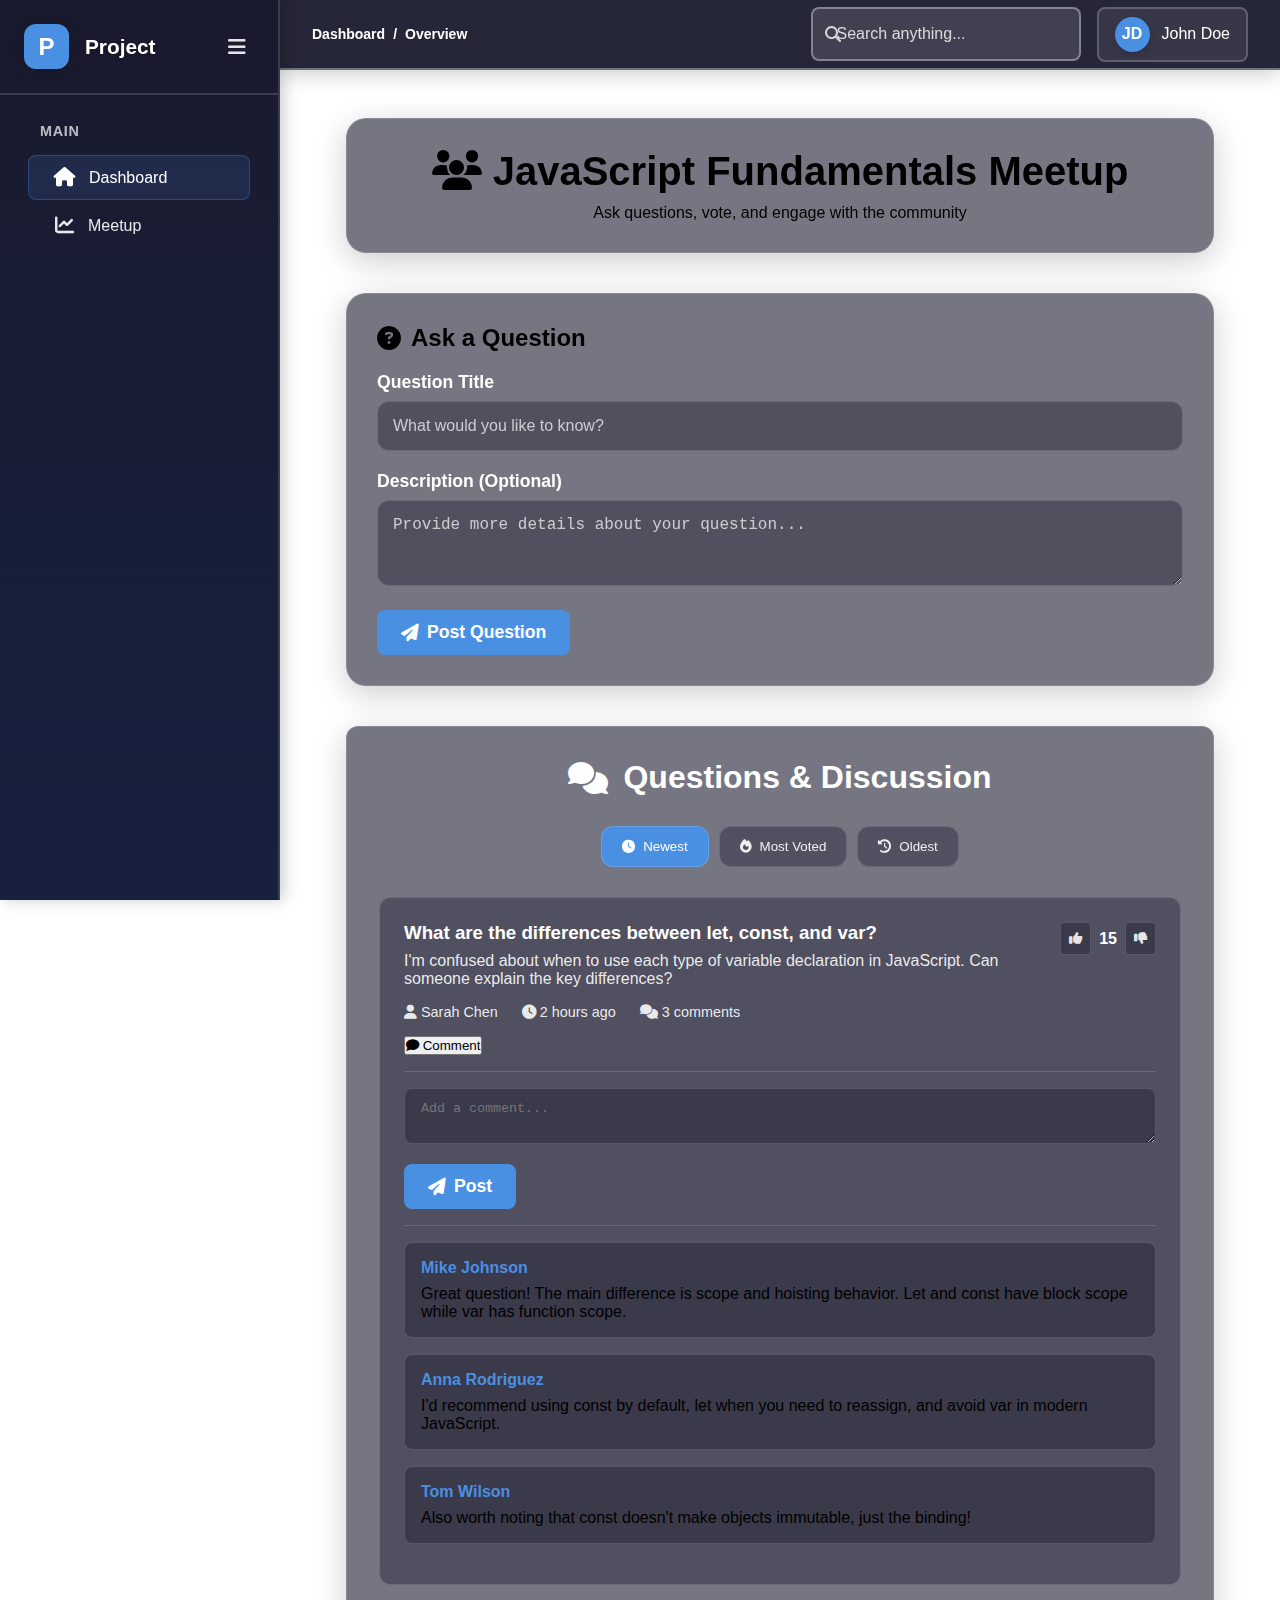
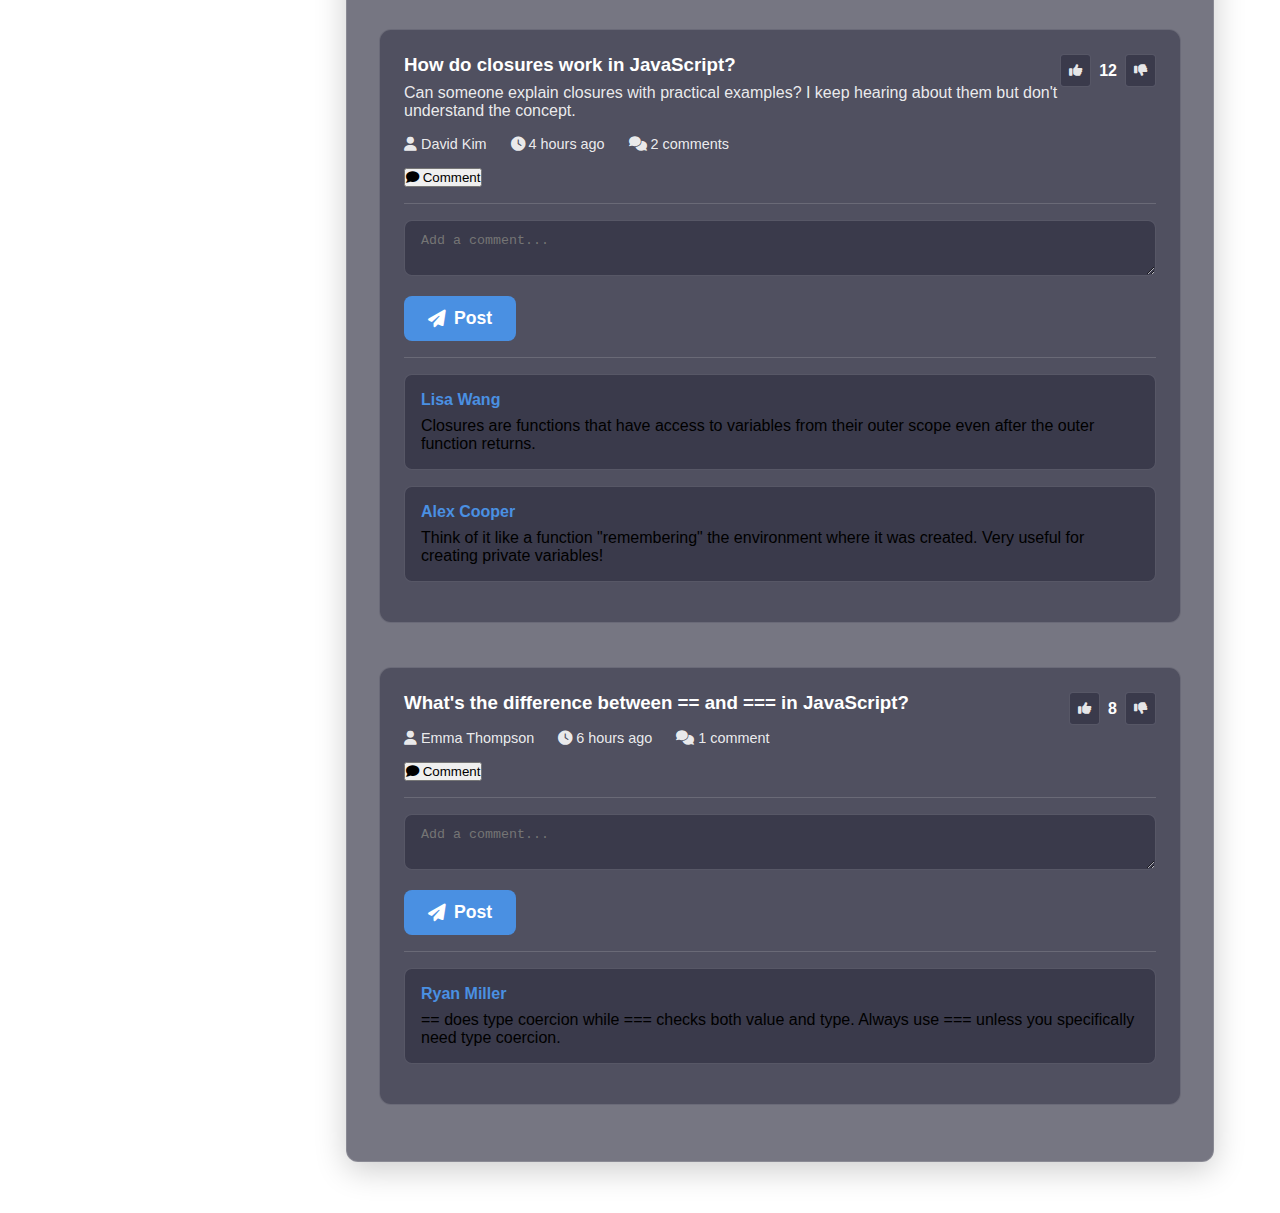
<file: index.html>
<!DOCTYPE html>
<html lang="en">
  <head>
    <meta charset="UTF-8" />
    <meta name="viewport" content="width=device-width, initial-scale=1.0" />
    <title>JavaScript Fundamentals Meetup - Questions</title>
    <link
      rel="stylesheet"
      href="https://cdnjs.cloudflare.com/ajax/libs/font-awesome/6.4.0/css/all.min.css"
    />
    <link rel="stylesheet" href="css/index.css" />
    <link rel="stylesheet" href="css/nav.css" />
  </head>
  <body>
    <nav class="sidebar" id="sidebar">
      <div class="sidebar-header">
        <div class="logo">P</div>
        <span class="logo-text">Project</span>
        <button class="sidebar-toggle" onclick="toggleSidebar()">
          <i class="fas fa-bars"></i>
        </button>
      </div>

      <div class="sidebar-nav">
        <div class="nav-section">
          <div class="nav-section-title">Main</div>
          <a href="userprofile.html" class="nav-item active">
            <i class="fas fa-home nav-icon"></i>
            <span class="nav-text">Dashboard</span>
          </a>
          <a href="index.html" class="nav-item">
            <i class="fas fa-chart-line nav-icon"></i>
            <span class="nav-text">Meetup</span>
          </a>
        </div>
      </div>
    </nav>

    <!-- Header -->
    <header class="header" id="header">
      <div class="header-left">
        <nav class="breadcrumb">
          <span>Dashboard</span>
          <span class="breadcrumb-separator">/</span>
          <span>Overview</span>
        </nav>
      </div>

      <div class="header-right">
        <div class="search-box">
          <i class="fas fa-search search-icon"></i>
          <input
            type="text"
            class="search-input"
            placeholder="Search anything..."
          />
        </div>

        <div class="user-profile">
          <div class="user-avatar">JD</div>
          <span>John Doe</span>
        </div>
      </div>
    </header>

    <!-- Main Content Area -->
    <main class="main-content" id="mainContent">
      <div class="container">
        <header class="sub-header">
          <h1><i class="fas fa-users"></i> JavaScript Fundamentals Meetup</h1>
          <p>Ask questions, vote, and engage with the community</p>
        </header>

        <!-- Question Form -->
        <div class="question-form">
          <h2><i class="fas fa-question-circle"></i> Ask a Question</h2>
          <form id="questionForm">
            <div class="form-group">
              <label for="questionTitle">Question Title</label>
              <input
                type="text"
                id="questionTitle"
                placeholder="What would you like to know?"
                required
              />
            </div>
            <div class="form-group">
              <label for="questionDescription">Description (Optional)</label>
              <textarea
                id="questionDescription"
                rows="3"
                placeholder="Provide more details about your question..."
              ></textarea>
            </div>
            <button type="submit" class="btn">
              <i class="fas fa-paper-plane"></i>
              Post Question
            </button>
          </form>
        </div>

        <!-- Questions Section -->
        <div class="questions-section">
          <h2 class="section-title">
            <i class="fas fa-comments"></i>
            Questions & Discussion
          </h2>

          <div class="sort-controls">
            <button class="sort-btn active">
              <i class="fas fa-clock"></i> Newest
            </button>
            <button class="sort-btn">
              <i class="fas fa-fire"></i> Most Voted
            </button>
            <button class="sort-btn">
              <i class="fas fa-history"></i> Oldest
            </button>
          </div>

          <div class="questions-list">
            <!-- Question 1 -->
            <div class="question-card">
              <div class="question-header">
                <div class="question-content">
                  <h3>What are the differences between let, const, and var?</h3>
                  <p>
                    I'm confused about when to use each type of variable
                    declaration in JavaScript. Can someone explain the key
                    differences?
                  </p>
                  <div class="question-meta">
                    <span><i class="fas fa-user"></i> Sarah Chen</span>
                    <span><i class="fas fa-clock"></i> 2 hours ago</span>
                    <span><i class="fas fa-comments"></i> 3 comments</span>
                  </div>
                </div>
                <div class="voting-section">
                  <button class="vote-btn" onclick="toggleLike(this)">
                    <i class="fas fa-thumbs-up"></i>
                  </button>
                  <span class="vote-count">15</span>
                  <button class="vote-btn" onclick="toggleDislike(this)">
                    <i class="fas fa-thumbs-down"></i>
                  </button>
                </div>
              </div>

              <div class="question-actions">
                <button class="action-btn" onclick="toggleComments(this)">
                  <i class="fas fa-comment"></i>
                  Comment
                </button>
              </div>

              <div class="comment-form">
                <textarea
                  class="comment-input"
                  placeholder="Add a comment..."
                  rows="2"
                ></textarea>
                <button class="btn">
                  <i class="fas fa-paper-plane"></i>
                  Post
                </button>
              </div>

              <div class="comments-section">
                <div class="comment">
                  <div class="comment-author">Mike Johnson</div>
                  <div>
                    Great question! The main difference is scope and hoisting
                    behavior. Let and const have block scope while var has
                    function scope.
                  </div>
                </div>
                <div class="comment">
                  <div class="comment-author">Anna Rodriguez</div>
                  <div>
                    I'd recommend using const by default, let when you need to
                    reassign, and avoid var in modern JavaScript.
                  </div>
                </div>
                <div class="comment">
                  <div class="comment-author">Tom Wilson</div>
                  <div>
                    Also worth noting that const doesn't make objects immutable,
                    just the binding!
                  </div>
                </div>
              </div>
            </div>

            <!-- Question 2 -->
            <div class="question-card">
              <div class="question-header">
                <div class="question-content">
                  <h3>How do closures work in JavaScript?</h3>
                  <p>
                    Can someone explain closures with practical examples? I keep
                    hearing about them but don't understand the concept.
                  </p>
                  <div class="question-meta">
                    <span><i class="fas fa-user"></i> David Kim</span>
                    <span><i class="fas fa-clock"></i> 4 hours ago</span>
                    <span><i class="fas fa-comments"></i> 2 comments</span>
                  </div>
                </div>
                <div class="voting-section">
                  <button class="vote-btn" onclick="toggleLike(this)">
                    <i class="fas fa-thumbs-up"></i>
                  </button>
                  <span class="vote-count">12</span>
                  <button class="vote-btn" onclick="toggleDislike(this)">
                    <i class="fas fa-thumbs-down"></i>
                  </button>
                </div>
              </div>

              <div class="question-actions">
                <button class="action-btn" onclick="toggleComments(this)">
                  <i class="fas fa-comment"></i>
                  Comment
                </button>
              </div>

              <div class="comment-form">
                <textarea
                  class="comment-input"
                  placeholder="Add a comment..."
                  rows="2"
                ></textarea>
                <button class="btn">
                  <i class="fas fa-paper-plane"></i>
                  Post
                </button>
              </div>

              <div class="comments-section">
                <div class="comment">
                  <div class="comment-author">Lisa Wang</div>
                  <div>
                    Closures are functions that have access to variables from
                    their outer scope even after the outer function returns.
                  </div>
                </div>
                <div class="comment">
                  <div class="comment-author">Alex Cooper</div>
                  <div>
                    Think of it like a function "remembering" the environment
                    where it was created. Very useful for creating private
                    variables!
                  </div>
                </div>
              </div>
            </div>

            <!-- Question 3 -->
            <div class="question-card">
              <div class="question-header">
                <div class="question-content">
                  <h3>
                    What's the difference between == and === in JavaScript?
                  </h3>
                  <div class="question-meta">
                    <span><i class="fas fa-user"></i> Emma Thompson</span>
                    <span><i class="fas fa-clock"></i> 6 hours ago</span>
                    <span><i class="fas fa-comments"></i> 1 comment</span>
                  </div>
                </div>
                <div class="voting-section">
                  <button class="vote-btn" onclick="toggleLike(this)">
                    <i class="fas fa-thumbs-up"></i>
                  </button>
                  <span class="vote-count">8</span>
                  <button class="vote-btn" onclick="toggleDislike(this)">
                    <i class="fas fa-thumbs-down"></i>
                  </button>
                </div>
              </div>

              <div class="question-actions">
                <button class="action-btn" onclick="toggleComments(this)">
                  <i class="fas fa-comment"></i>
                  Comment
                </button>
              </div>

              <div class="comment-form">
                <textarea
                  class="comment-input"
                  placeholder="Add a comment..."
                  rows="2"
                ></textarea>
                <button class="btn">
                  <i class="fas fa-paper-plane"></i>
                  Post
                </button>
              </div>

              <div class="comments-section">
                <div class="comment">
                  <div class="comment-author">Ryan Miller</div>
                  <div>
                    == does type coercion while === checks both value and type.
                    Always use === unless you specifically need type coercion.
                  </div>
                </div>
              </div>
            </div>
          </div>
        </div>
      </div>
    </main>
    <script src="js/nav.js"></script>
    <script src="js/index.js"></script>
  </body>
</html>
</file>
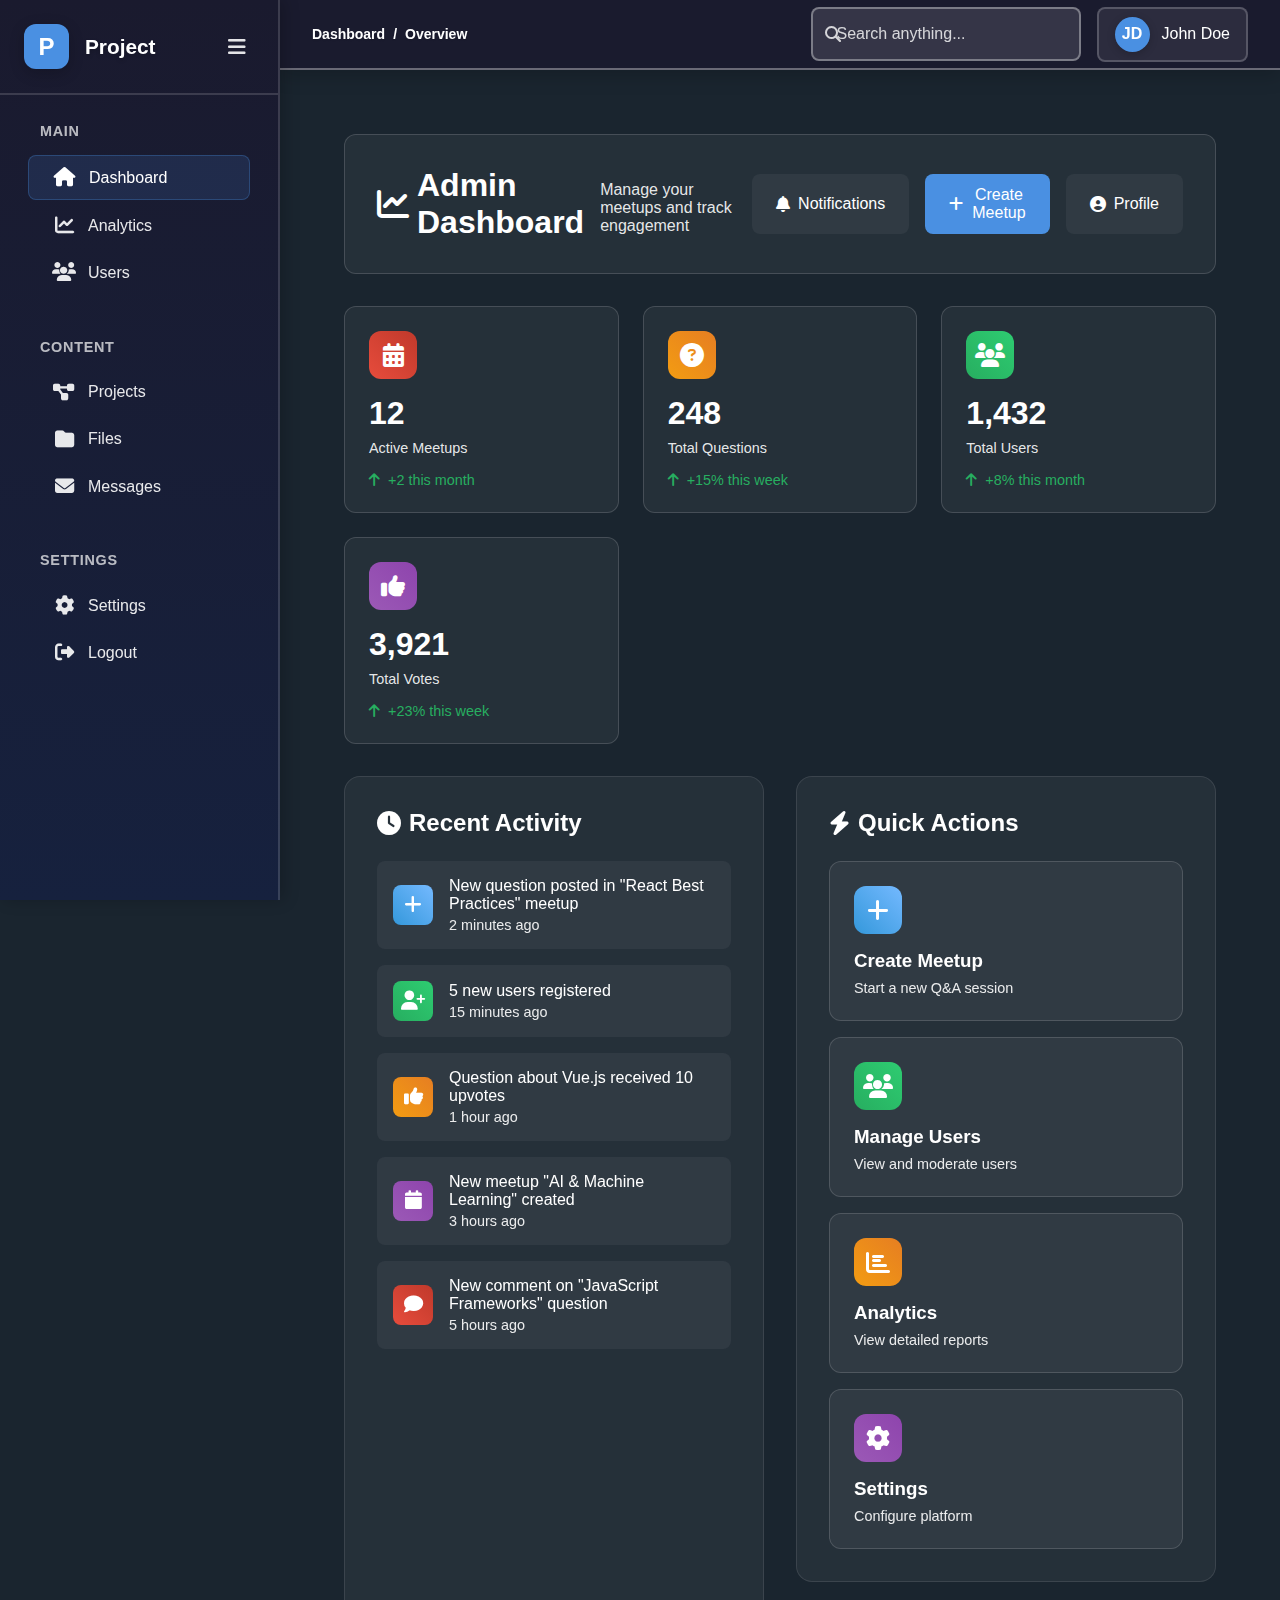
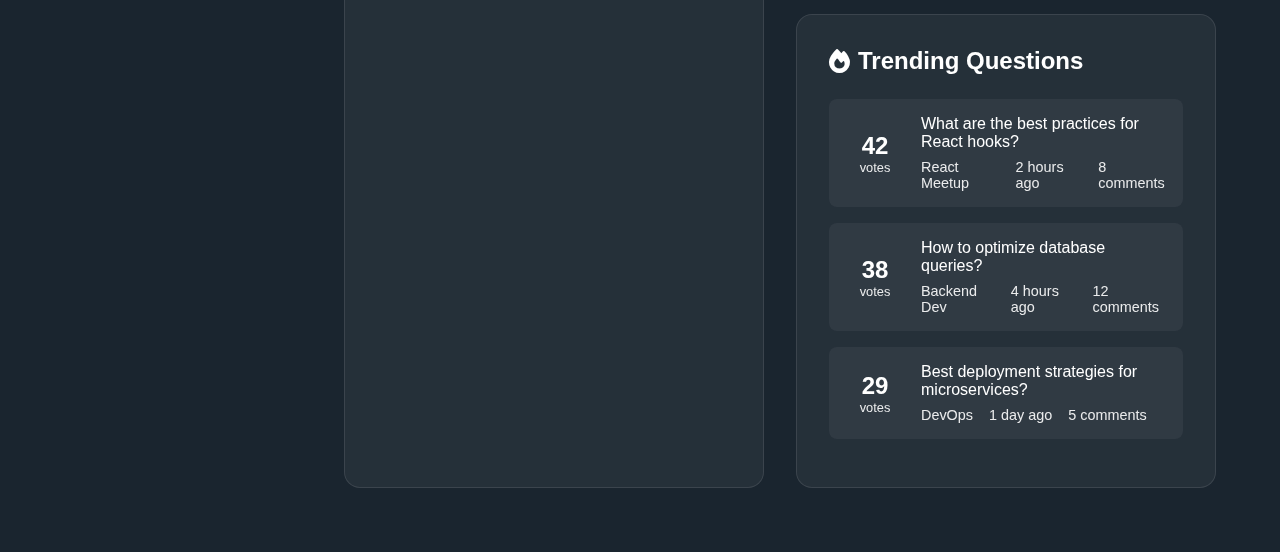
<file: admin/index.html>
<!DOCTYPE html>
<html lang="en">
  <head>
    <meta charset="UTF-8" />
    <meta name="viewport" content="width=device-width, initial-scale=1.0" />
    <title>Meetup Admin Dashboard</title>
    <link
      rel="stylesheet"
      href="https://cdnjs.cloudflare.com/ajax/libs/font-awesome/6.4.0/css/all.min.css"
    />
    <link rel="stylesheet" href="../css/adminindex.css" />
    <link rel="stylesheet" href="../css/nav.css" />
  </head>
  <body>
    <!-- Sidebar -->
    <nav class="sidebar" id="sidebar">
      <div class="sidebar-header">
        <div class="logo">P</div>
        <span class="logo-text">Project</span>
        <button class="sidebar-toggle" onclick="toggleSidebar()">
          <i class="fas fa-bars"></i>
        </button>
      </div>

      <div class="sidebar-nav">
        <div class="nav-section">
          <div class="nav-section-title">Main</div>
          <a href="#" class="nav-item active">
            <i class="fas fa-home nav-icon"></i>
            <span class="nav-text">Dashboard</span>
          </a>
          <a href="#" class="nav-item">
            <i class="fas fa-chart-line nav-icon"></i>
            <span class="nav-text">Analytics</span>
          </a>
          <a href="#" class="nav-item">
            <i class="fas fa-users nav-icon"></i>
            <span class="nav-text">Users</span>
          </a>
        </div>

        <div class="nav-section">
          <div class="nav-section-title">Content</div>
          <a href="#" class="nav-item">
            <i class="fas fa-project-diagram nav-icon"></i>
            <span class="nav-text">Projects</span>
          </a>
          <a href="#" class="nav-item">
            <i class="fas fa-folder nav-icon"></i>
            <span class="nav-text">Files</span>
          </a>
          <a href="#" class="nav-item">
            <i class="fas fa-envelope nav-icon"></i>
            <span class="nav-text">Messages</span>
          </a>
        </div>

        <div class="nav-section">
          <div class="nav-section-title">Settings</div>
          <a href="#" class="nav-item">
            <i class="fas fa-cog nav-icon"></i>
            <span class="nav-text">Settings</span>
          </a>
          <a href="#" class="nav-item">
            <i class="fas fa-sign-out-alt nav-icon"></i>
            <span class="nav-text">Logout</span>
          </a>
        </div>
      </div>
    </nav>

    <!-- Header -->
    <header class="header" id="header">
      <div class="header-left">
        <nav class="breadcrumb">
          <span>Dashboard</span>
          <span class="breadcrumb-separator">/</span>
          <span>Overview</span>
        </nav>
      </div>

      <div class="header-right">
        <div class="search-box">
          <i class="fas fa-search search-icon"></i>
          <input
            type="text"
            class="search-input"
            placeholder="Search anything..."
          />
        </div>

        <div class="user-profile">
          <div class="user-avatar">JD</div>
          <span>John Doe</span>
        </div>
      </div>
    </header>

    <!-- Main Content Area -->
    <main class="main-content" id="mainContent">
      <div class="dashboard-container">
        <!-- Header -->
        <div class="dashboard-header">
          <div class="header-left">
            <h1><i class="fas fa-chart-line"></i> Admin Dashboard</h1>
            <p>Manage your meetups and track engagement</p>
          </div>
          <div class="header-actions">
            <button class="btn">
              <i class="fas fa-bell"></i>
              Notifications
            </button>
            <button class="btn btn-primary">
              <i class="fas fa-plus"></i>
              Create Meetup
            </button>
            <button class="btn">
              <i class="fas fa-user-circle"></i>
              Profile
            </button>
          </div>
        </div>

        <!-- Stats Grid -->
        <div class="stats-grid">
          <div class="stat-card">
            <div class="stat-header">
              <div
                class="stat-icon"
                style="background: linear-gradient(45deg, #e74c3c, #c0392b)"
              >
                <i class="fas fa-calendar-alt"></i>
              </div>
            </div>
            <div class="stat-value">12</div>
            <div class="stat-label">Active Meetups</div>
            <div class="stat-change positive">
              <i class="fas fa-arrow-up"></i>
              <span>+2 this month</span>
            </div>
          </div>

          <div class="stat-card">
            <div class="stat-header">
              <div
                class="stat-icon"
                style="background: linear-gradient(45deg, #f39c12, #e67e22)"
              >
                <i class="fas fa-question-circle"></i>
              </div>
            </div>
            <div class="stat-value">248</div>
            <div class="stat-label">Total Questions</div>
            <div class="stat-change positive">
              <i class="fas fa-arrow-up"></i>
              <span>+15% this week</span>
            </div>
          </div>

          <div class="stat-card">
            <div class="stat-header">
              <div
                class="stat-icon"
                style="background: linear-gradient(45deg, #27ae60, #2ecc71)"
              >
                <i class="fas fa-users"></i>
              </div>
            </div>
            <div class="stat-value">1,432</div>
            <div class="stat-label">Total Users</div>
            <div class="stat-change positive">
              <i class="fas fa-arrow-up"></i>
              <span>+8% this month</span>
            </div>
          </div>

          <div class="stat-card">
            <div class="stat-header">
              <div
                class="stat-icon"
                style="background: linear-gradient(45deg, #9b59b6, #8e44ad)"
              >
                <i class="fas fa-thumbs-up"></i>
              </div>
            </div>
            <div class="stat-value">3,921</div>
            <div class="stat-label">Total Votes</div>
            <div class="stat-change positive">
              <i class="fas fa-arrow-up"></i>
              <span>+23% this week</span>
            </div>
          </div>
        </div>

        <!-- Main Content Grid -->
        <div class="main-grid">
          <!-- Recent Activity -->
          <div class="content-card">
            <div class="card-header">
              <h2 class="card-title">
                <i class="fas fa-clock"></i>
                Recent Activity
              </h2>
            </div>

            <div class="activity-item">
              <div
                class="activity-icon"
                style="background: linear-gradient(45deg, #3498db, #74b9ff)"
              >
                <i class="fas fa-plus"></i>
              </div>
              <div class="activity-content">
                <div class="activity-text">
                  New question posted in "React Best Practices" meetup
                </div>
                <div class="activity-time">2 minutes ago</div>
              </div>
            </div>

            <div class="activity-item">
              <div
                class="activity-icon"
                style="background: linear-gradient(45deg, #27ae60, #2ecc71)"
              >
                <i class="fas fa-user-plus"></i>
              </div>
              <div class="activity-content">
                <div class="activity-text">5 new users registered</div>
                <div class="activity-time">15 minutes ago</div>
              </div>
            </div>

            <div class="activity-item">
              <div
                class="activity-icon"
                style="background: linear-gradient(45deg, #f39c12, #e67e22)"
              >
                <i class="fas fa-thumbs-up"></i>
              </div>
              <div class="activity-content">
                <div class="activity-text">
                  Question about Vue.js received 10 upvotes
                </div>
                <div class="activity-time">1 hour ago</div>
              </div>
            </div>

            <div class="activity-item">
              <div
                class="activity-icon"
                style="background: linear-gradient(45deg, #9b59b6, #8e44ad)"
              >
                <i class="fas fa-calendar"></i>
              </div>
              <div class="activity-content">
                <div class="activity-text">
                  New meetup "AI & Machine Learning" created
                </div>
                <div class="activity-time">3 hours ago</div>
              </div>
            </div>

            <div class="activity-item">
              <div
                class="activity-icon"
                style="background: linear-gradient(45deg, #e74c3c, #c0392b)"
              >
                <i class="fas fa-comment"></i>
              </div>
              <div class="activity-content">
                <div class="activity-text">
                  New comment on "JavaScript Frameworks" question
                </div>
                <div class="activity-time">5 hours ago</div>
              </div>
            </div>
          </div>

          <!-- Quick Actions & Top Questions -->
          <div>
            <!-- Quick Actions -->
            <div class="content-card" style="margin-bottom: 2rem">
              <div class="card-header">
                <h2 class="card-title">
                  <i class="fas fa-bolt"></i>
                  Quick Actions
                </h2>
              </div>

              <div class="quick-actions">
                <a href="#" class="action-btn">
                  <div
                    class="action-icon"
                    style="background: linear-gradient(45deg, #3498db, #74b9ff)"
                  >
                    <i class="fas fa-plus"></i>
                  </div>
                  <div class="action-content">
                    <h3>Create Meetup</h3>
                    <p>Start a new Q&A session</p>
                  </div>
                </a>

                <a href="#" class="action-btn">
                  <div
                    class="action-icon"
                    style="background: linear-gradient(45deg, #27ae60, #2ecc71)"
                  >
                    <i class="fas fa-users"></i>
                  </div>
                  <div class="action-content">
                    <h3>Manage Users</h3>
                    <p>View and moderate users</p>
                  </div>
                </a>

                <a href="#" class="action-btn">
                  <div
                    class="action-icon"
                    style="background: linear-gradient(45deg, #f39c12, #e67e22)"
                  >
                    <i class="fas fa-chart-bar"></i>
                  </div>
                  <div class="action-content">
                    <h3>Analytics</h3>
                    <p>View detailed reports</p>
                  </div>
                </a>

                <a href="#" class="action-btn">
                  <div
                    class="action-icon"
                    style="background: linear-gradient(45deg, #9b59b6, #8e44ad)"
                  >
                    <i class="fas fa-cog"></i>
                  </div>
                  <div class="action-content">
                    <h3>Settings</h3>
                    <p>Configure platform</p>
                  </div>
                </a>
              </div>
            </div>

            <!-- Top Questions -->
            <div class="content-card">
              <div class="card-header">
                <h2 class="card-title">
                  <i class="fas fa-fire"></i>
                  Trending Questions
                </h2>
              </div>

              <div class="question-item">
                <div class="question-votes">
                  <div class="vote-count">42</div>
                  <div class="vote-label">votes</div>
                </div>
                <div class="question-content">
                  <div class="question-title">
                    What are the best practices for React hooks?
                  </div>
                  <div class="question-meta">
                    <span>React Meetup</span>
                    <span>2 hours ago</span>
                    <span>8 comments</span>
                  </div>
                </div>
              </div>

              <div class="question-item">
                <div class="question-votes">
                  <div class="vote-count">38</div>
                  <div class="vote-label">votes</div>
                </div>
                <div class="question-content">
                  <div class="question-title">
                    How to optimize database queries?
                  </div>
                  <div class="question-meta">
                    <span>Backend Dev</span>
                    <span>4 hours ago</span>
                    <span>12 comments</span>
                  </div>
                </div>
              </div>

              <div class="question-item">
                <div class="question-votes">
                  <div class="vote-count">29</div>
                  <div class="vote-label">votes</div>
                </div>
                <div class="question-content">
                  <div class="question-title">
                    Best deployment strategies for microservices?
                  </div>
                  <div class="question-meta">
                    <span>DevOps</span>
                    <span>1 day ago</span>
                    <span>5 comments</span>
                  </div>
                </div>
              </div>
            </div>
          </div>
        </div>
      </div>
    </main>
    <script src="../js/adminindex.js"></script>
  </body>
</html>
</file>
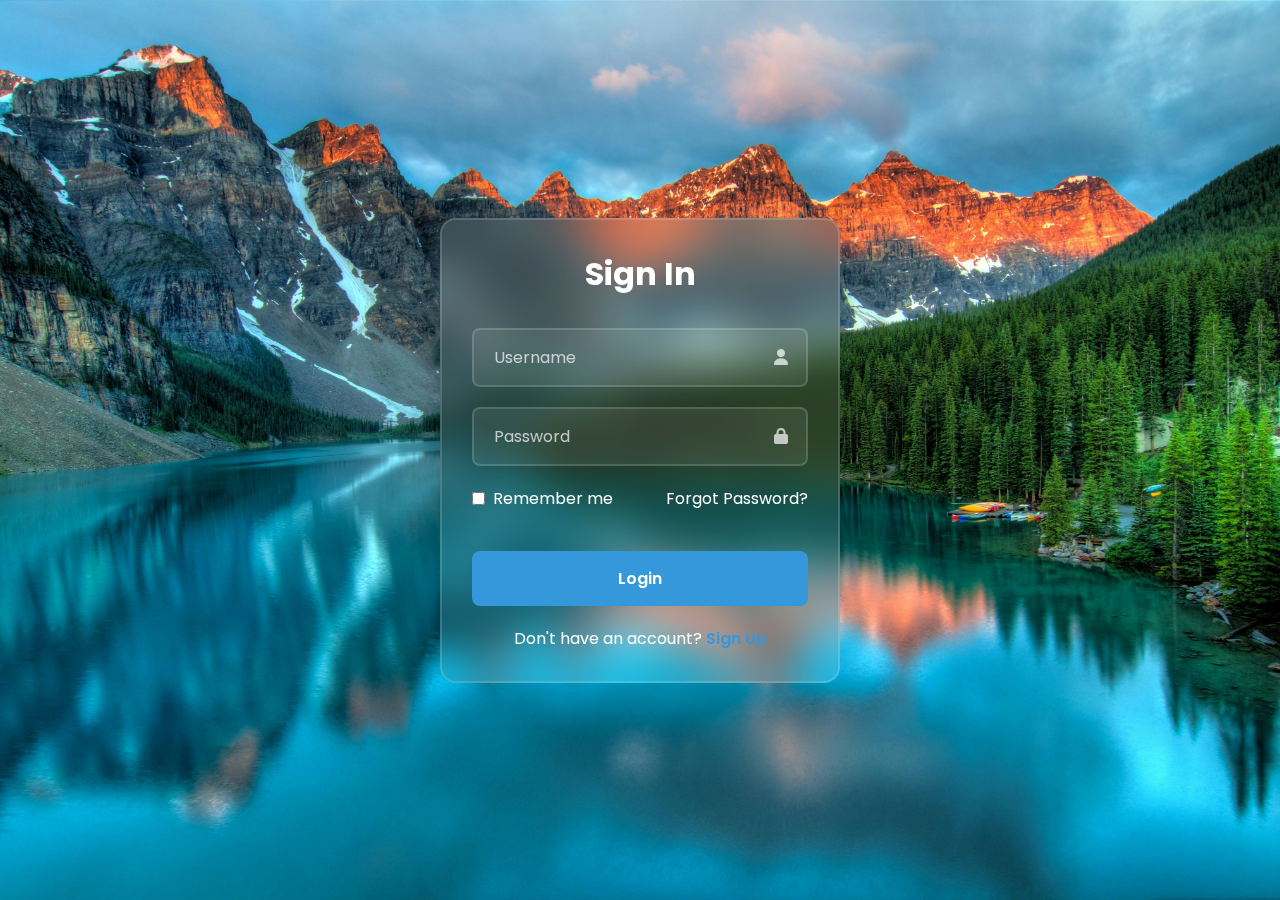
<file: signin.html>
<!DOCTYPE html>
<html lang="en">
  <head>
    <meta charset="UTF-8" />
    <meta name="viewport" content="width=device-width, initial-scale=1.0" />
    <title>Sign In</title>
    <link rel="stylesheet" href="css/signin.css" />
    <link
      rel="stylesheet"
      href="https://cdnjs.cloudflare.com/ajax/libs/font-awesome/6.4.0/css/all.min.css"
    />
    <link
      href="https://fonts.googleapis.com/css2?family=Poppins:wght@300;400;500;600&display=swap"
      rel="stylesheet"
    />
  </head>
  <body>
    <div class="wpaper">
      <h1>Sign In</h1>
      <form id="loginForm">
        <div class="input-box">
          <input
            type="text"
            id="username"
            name="username"
            placeholder="Username "
            required
          />
          <i class="fa-solid fa-user"></i>
        </div>

        <div class="input-box">
          <input
            type="password"
            id="password"
            name="password"
            placeholder="Password"
            required
          />
          <i class="fa-solid fa-lock"></i>
        </div>

        <div class="remember">
          <label><input type="checkbox" /> Remember me</label>
          <a href="#">Forgot Password?</a>
        </div>

        <button type="submit" class="btn">Login</button>

        <div class="register-link">
          <p>Don't have an account? <a href="signup.html">Sign Up</a></p>
        </div>
      </form>
    </div>
    <script src="js/signin.js"></script>
  </body>
</html>
</file>
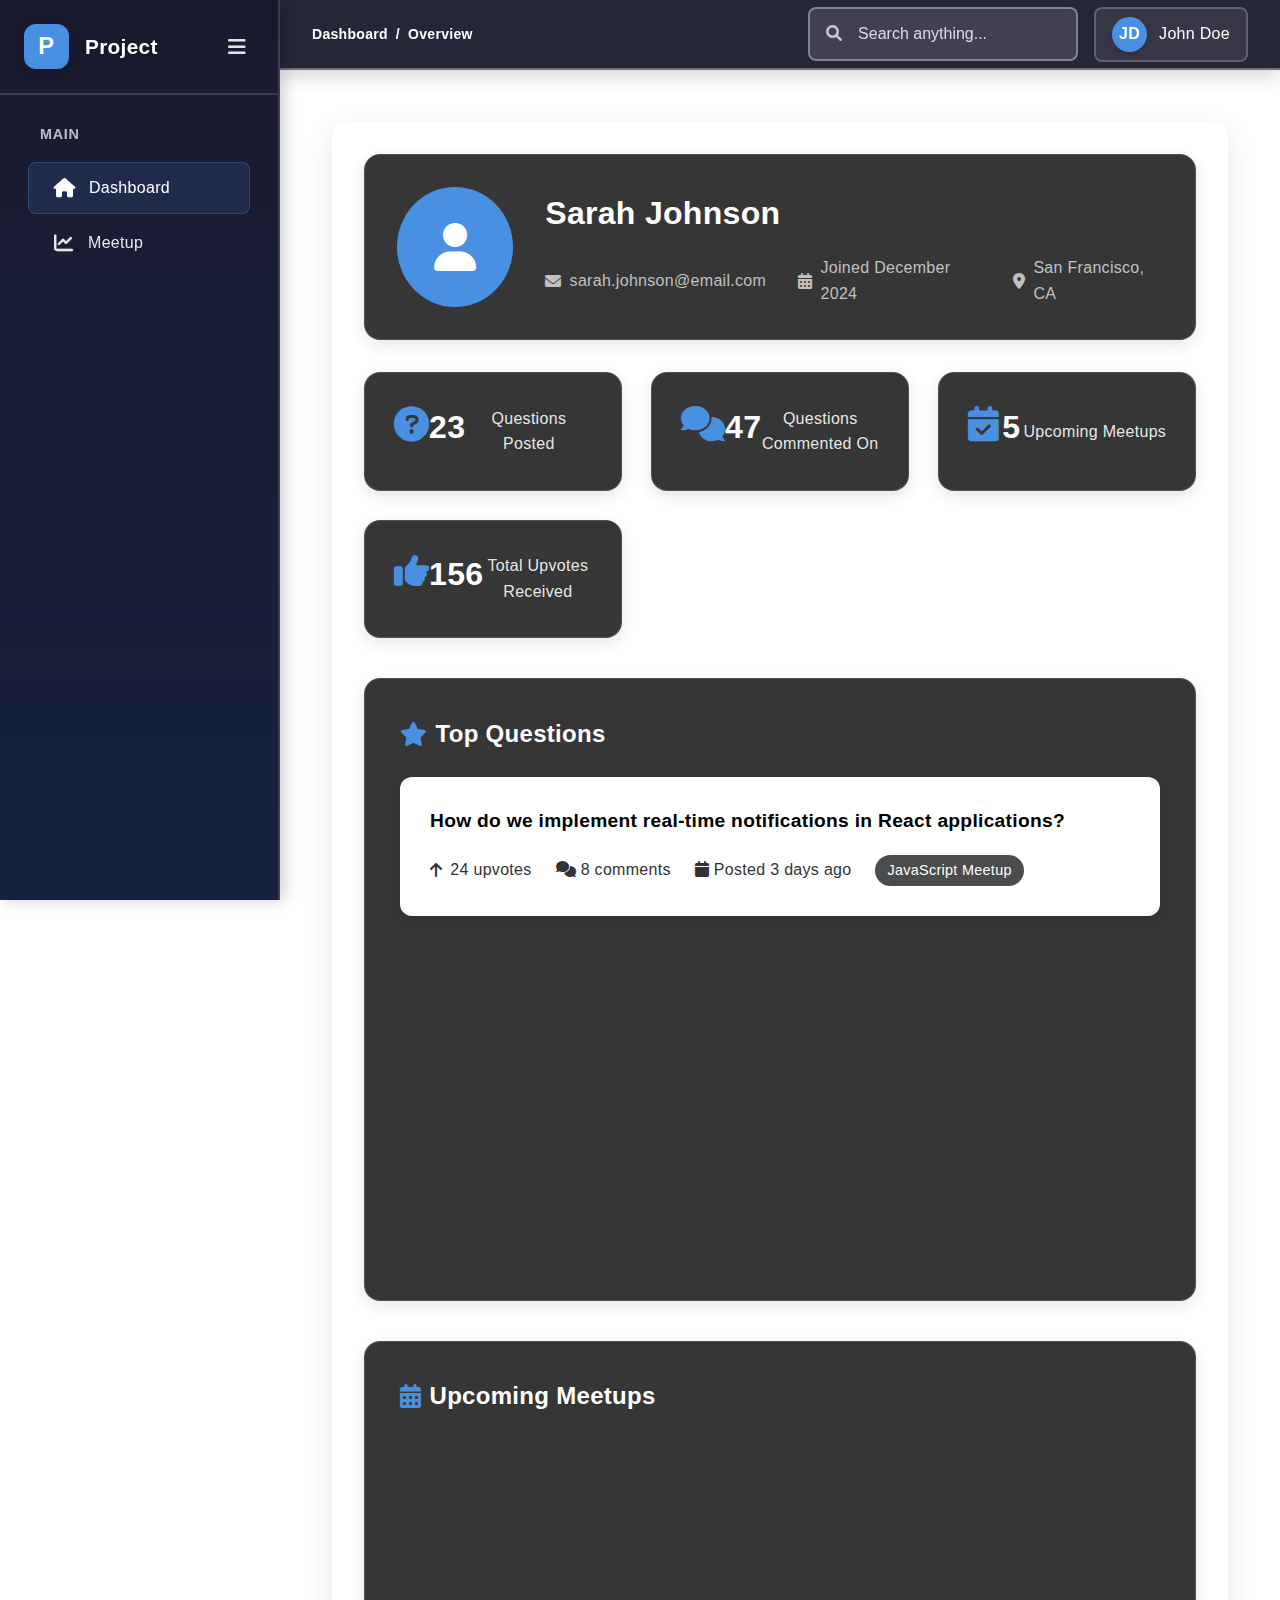
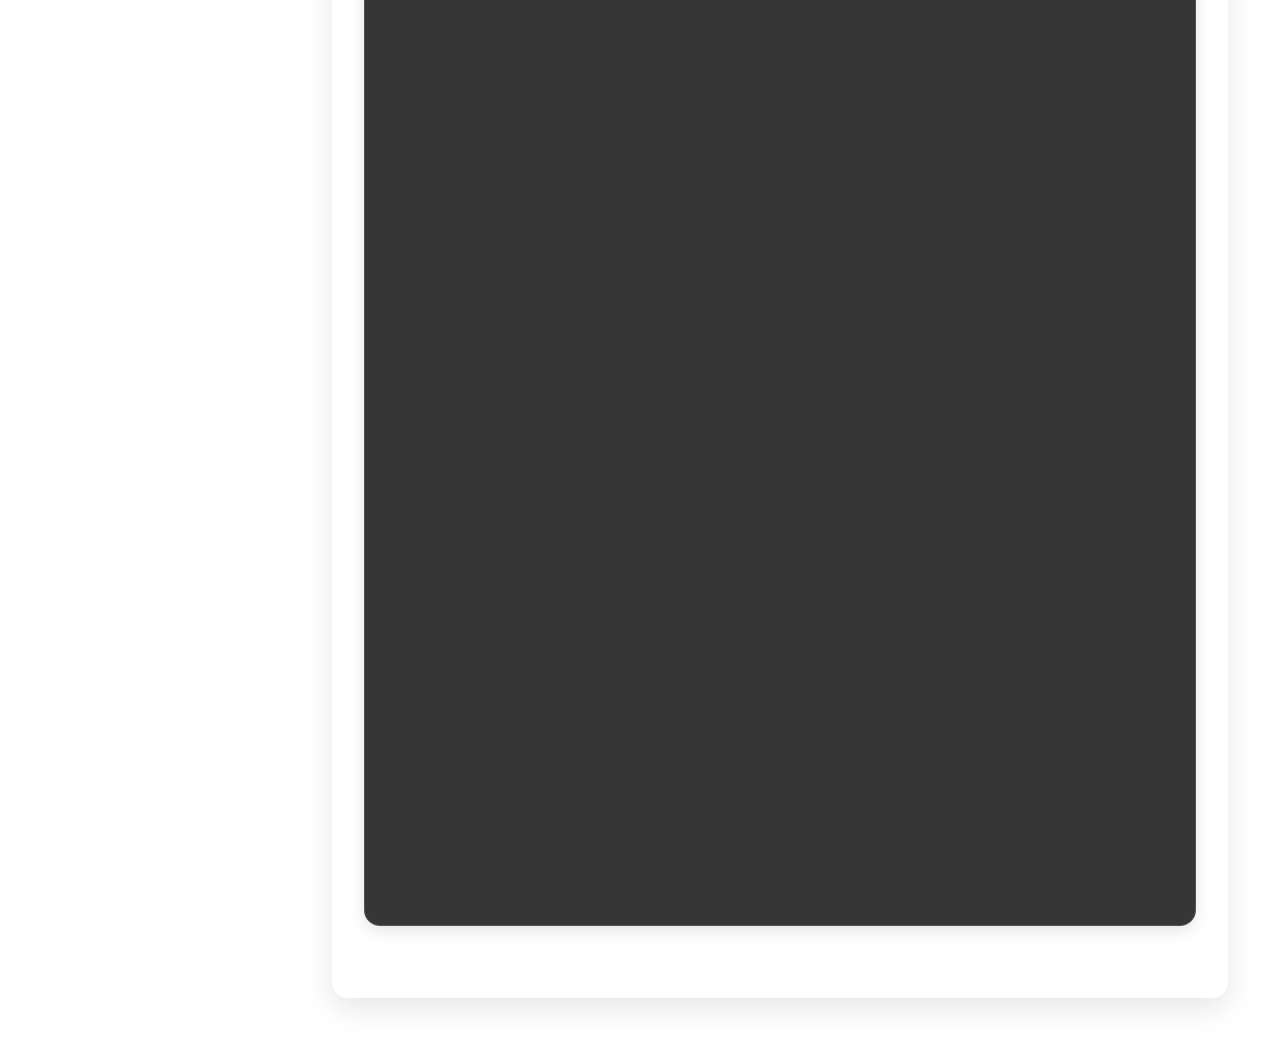
<file: userprofile.html>
<!DOCTYPE html>
<html lang="en">
  <head>
    <meta charset="UTF-8" />
    <meta name="viewport" content="width=device-width, initial-scale=1.0" />
    <title>User Profile - Meetup Q&A</title>
    <link
      rel="stylesheet"
      href="https://cdnjs.cloudflare.com/ajax/libs/font-awesome/6.0.0/css/all.min.css"
    />
    <link rel="stylesheet" href="css/userprofile.css" />
    <link rel="stylesheet" href="css/nav.css" />
  </head>
  <body>
    <!-- Sidebar -->
    <nav class="sidebar" id="sidebar">
        <div class="sidebar-header">
          <div class="logo">P</div>
          <span class="logo-text">Project</span>
          <button class="sidebar-toggle" onclick="toggleSidebar()">
            <i class="fas fa-bars"></i>
          </button>
        </div>
  
        <div class="sidebar-nav">
          <div class="nav-section">
            <div class="nav-section-title">Main</div>
            <a href="userprofile.html" class="nav-item active">
              <i class="fas fa-home nav-icon"></i>
              <span class="nav-text">Dashboard</span>
            </a>
            <a href="index.html" class="nav-item">
              <i class="fas fa-chart-line nav-icon"></i>
              <span class="nav-text">Meetup</span>
            </a>
          </div>
        </div>
      </nav>

    <!-- Header -->
    <header class="header" id="header">
      <div class="header-left">
        <nav class="breadcrumb">
          <span>Dashboard</span>
          <span class="breadcrumb-separator">/</span>
          <span>Overview</span>
        </nav>
      </div>

      <div class="header-right">
        <div class="search-box">
          <svg
            class="search-icon"
            width="16"
            height="16"
            viewBox="0 0 24 24"
            fill="none"
            stroke="currentColor"
            stroke-width="2"
          >
            <circle cx="11" cy="11" r="8" />
            <path d="M21 21l-4.35-4.35" />
          </svg>
          <input
            type="text"
            class="search-input"
            placeholder="Search anything..."
          />
        </div>

        <div class="user-profile">
          <div class="user-avatar">JD</div>
          <span>John Doe</span>
        </div>
      </div>
    </header>
    <main class="main-content" id="mainContent">
      <div class="container">
        <!-- Profile Header -->
        <div class="sub-header">
          <div class="profile-info">
            <div class="avatar">
              <i class="fas fa-user"></i>
            </div>
            <div class="user-details">
              <h1>Sarah Johnson</h1>
              <div class="user-meta">
                <div class="meta-item">
                  <i class="fas fa-envelope"></i>
                  <span>sarah.johnson@email.com</span>
                </div>
                <div class="meta-item">
                  <i class="fas fa-calendar-alt"></i>
                  <span>Joined December 2024</span>
                </div>
                <div class="meta-item">
                  <i class="fas fa-map-marker-alt"></i>
                  <span>San Francisco, CA</span>
                </div>
              </div>
            </div>
          </div>
        </div>

        <!-- Statistics Grid -->
        <div class="stats-grid">
          <div class="stat-card">
            <i class="fas fa-question-circle stat-icon"></i>
            <div class="stat-number">23</div>
            <div class="stat-label">Questions Posted</div>
          </div>
          <div class="stat-card">
            <i class="fas fa-comments stat-icon"></i>
            <div class="stat-number">47</div>
            <div class="stat-label">Questions Commented On</div>
          </div>
          <div class="stat-card">
            <i class="fas fa-calendar-check stat-icon"></i>
            <div class="stat-number">5</div>
            <div class="stat-label">Upcoming Meetups</div>
          </div>
          <div class="stat-card">
            <i class="fas fa-thumbs-up stat-icon"></i>
            <div class="stat-number">156</div>
            <div class="stat-label">Total Upvotes Received</div>
          </div>
        </div>

        <!-- Top Questions Section -->
        <div class="content-section">
          <h2 class="section-title">
            <i class="fas fa-star section-icon"></i>
            Top Questions
          </h2>

          <div class="question-item">
            <div class="question-title">
              How do we implement real-time notifications in React applications?
            </div>
            <div class="question-meta">
              <div class="vote-count">
                <i class="fas fa-arrow-up"></i>
                <span>24 upvotes</span>
              </div>
              <div>
                <i class="fas fa-comments"></i>
                <span>8 comments</span>
              </div>
              <div>
                <i class="fas fa-calendar"></i>
                <span>Posted 3 days ago</span>
              </div>
              <div class="badge">JavaScript Meetup</div>
            </div>
          </div>

          <div class="question-item">
            <div class="question-title">
              Best practices for microservices architecture in 2025?
            </div>
            <div class="question-meta">
              <div class="vote-count">
                <i class="fas fa-arrow-up"></i>
                <span>18 upvotes</span>
              </div>
              <div>
                <i class="fas fa-comments"></i>
                <span>12 comments</span>
              </div>
              <div>
                <i class="fas fa-calendar"></i>
                <span>Posted 1 week ago</span>
              </div>
              <div class="badge">DevOps Meetup</div>
            </div>
          </div>

          <div class="question-item">
            <div class="question-title">
              How to optimize database queries for large-scale applications?
            </div>
            <div class="question-meta">
              <div class="vote-count">
                <i class="fas fa-arrow-up"></i>
                <span>15 upvotes</span>
              </div>
              <div>
                <i class="fas fa-comments"></i>
                <span>6 comments</span>
              </div>
              <div>
                <i class="fas fa-calendar"></i>
                <span>Posted 2 weeks ago</span>
              </div>
              <div class="badge">Database Meetup</div>
            </div>
          </div>
        </div>

        <!-- Upcoming Meetups Section -->
        <div class="content-section">
          <h2 class="section-title">
            <i class="fas fa-calendar-alt section-icon"></i>
            Upcoming Meetups
          </h2>

          <div class="meetup-item">
            <div class="meetup-title">
              Advanced React Patterns & Performance Optimization
            </div>
            <div class="meetup-date">
              <i class="fas fa-clock"></i>
              <span>January 15, 2025 at 7:00 PM</span>
            </div>
            <div class="meetup-location">
              <i class="fas fa-map-marker-alt"></i>
              <span>Tech Hub Downtown, Conference Room A</span>
            </div>
          </div>

          <div class="meetup-item">
            <div class="meetup-title">DevOps Best Practices Workshop</div>
            <div class="meetup-date">
              <i class="fas fa-clock"></i>
              <span>January 22, 2025 at 6:30 PM</span>
            </div>
            <div class="meetup-location">
              <i class="fas fa-map-marker-alt"></i>
              <span>Innovation Center, Room 204</span>
            </div>
          </div>

          <div class="meetup-item">
            <div class="meetup-title">
              Database Design & Optimization Techniques
            </div>
            <div class="meetup-date">
              <i class="fas fa-clock"></i>
              <span>January 28, 2025 at 7:30 PM</span>
            </div>
            <div class="meetup-location">
              <i class="fas fa-map-marker-alt"></i>
              <span>Virtual Event - Zoom Link Provided</span>
            </div>
          </div>

          <div class="meetup-item">
            <div class="meetup-title">
              AI/ML Applications in Web Development
            </div>
            <div class="meetup-date">
              <i class="fas fa-clock"></i>
              <span>February 5, 2025 at 7:00 PM</span>
            </div>
            <div class="meetup-location">
              <i class="fas fa-map-marker-alt"></i>
              <span>University Campus, Lecture Hall B</span>
            </div>
          </div>

          <div class="meetup-item">
            <div class="meetup-title">Mobile Development Trends 2025</div>
            <div class="meetup-date">
              <i class="fas fa-clock"></i>
              <span>February 12, 2025 at 6:00 PM</span>
            </div>
            <div class="meetup-location">
              <i class="fas fa-map-marker-alt"></i>
              <span>Startup Incubator, Main Conference Room</span>
            </div>
          </div>
        </div>
      </div>
    </main>
    <script src="js/userprofile.js"></script>
    <script src="js/nav.js"></script>
  </body>
</html>
</file>
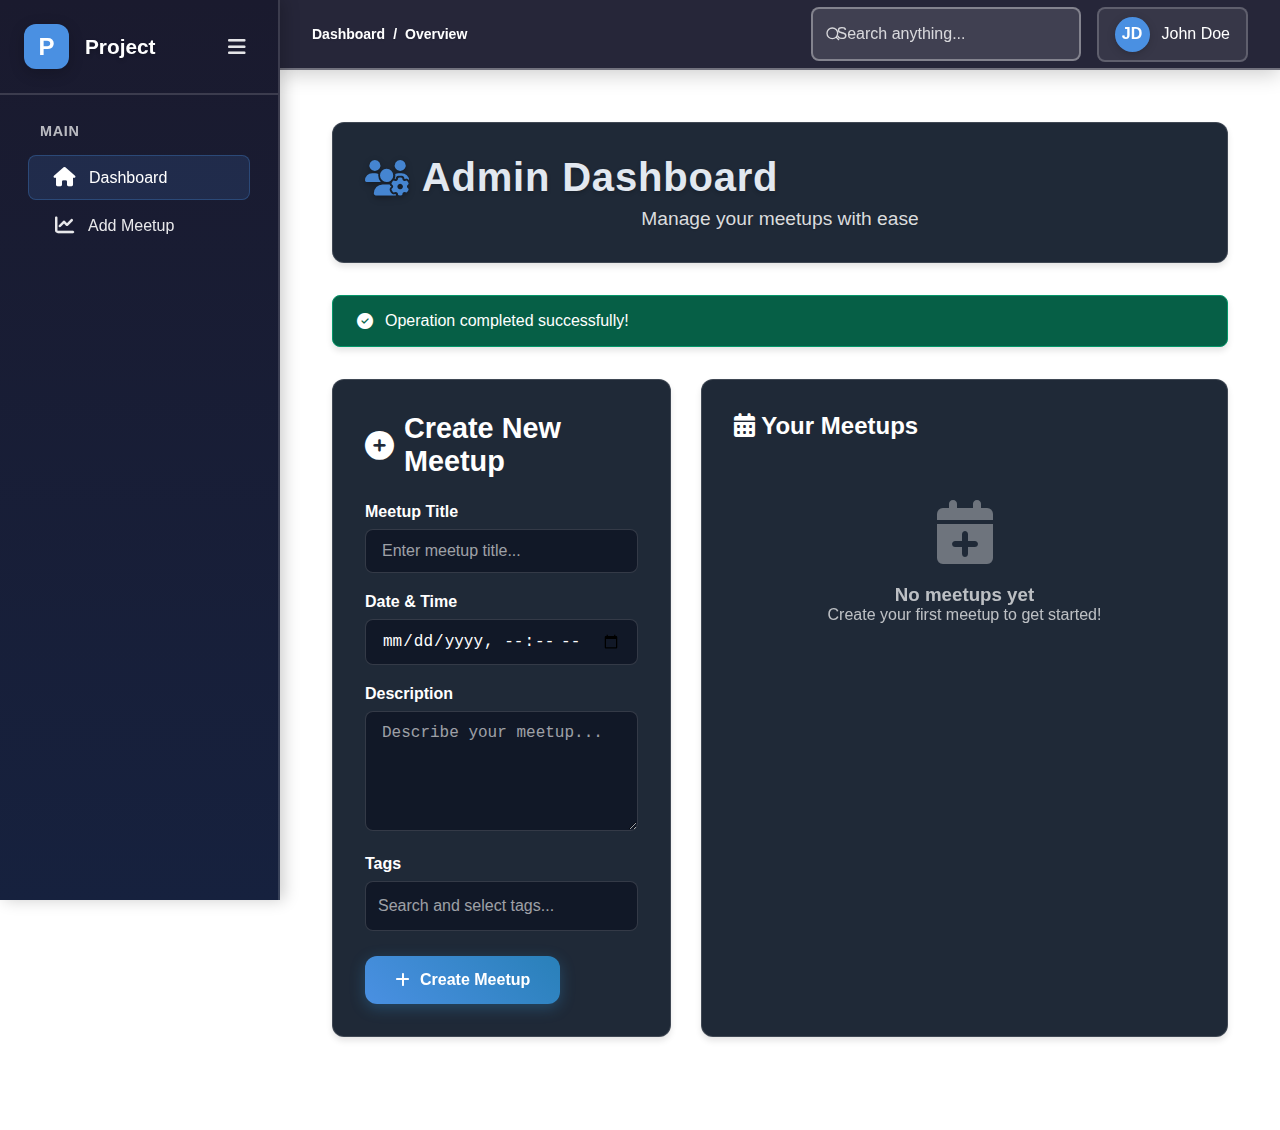
<file: admin/meetup.html>
<!DOCTYPE html>
<html lang="en">
  <head>
    <meta charset="UTF-8" />
    <meta name="viewport" content="width=device-width, initial-scale=1.0" />
    <title>Admin Dashboard - Meetup Manager</title>
    <link
      rel="stylesheet"
      href="https://cdnjs.cloudflare.com/ajax/libs/font-awesome/6.4.0/css/all.min.css"
    />
    <link rel="stylesheet" href="../css/meetup.css" />
    <link rel="stylesheet" href="../css/nav.css" />
  </head>
  <body>
    <!-- Sidebar -->
    <nav class="sidebar" id="sidebar">
        <div class="sidebar-header">
          <div class="logo">P</div>
          <span class="logo-text">Project</span>
          <button class="sidebar-toggle" onclick="toggleSidebar()">
            <i class="fas fa-bars"></i>
          </button>
        </div>
  
        <div class="sidebar-nav">
          <div class="nav-section">
            <div class="nav-section-title">Main</div>
            <a href="index.html" class="nav-item active">
              <i class="fas fa-home nav-icon"></i>
              <span class="nav-text">Dashboard</span>
            </a>
            <a href="meetup.html" class="nav-item">
              <i class="fas fa-chart-line nav-icon"></i>
              <span class="nav-text">Add Meetup</span>
            </a>
          </div>
        </div>
      </nav>

    <!-- Header -->
    <header class="header" id="header">
        <div class="header-left">
            <nav class="breadcrumb">
                <span>Dashboard</span>
                <span class="breadcrumb-separator">/</span>
                <span>Overview</span>
            </nav>
        </div>
        
        <div class="header-right">
            <div class="search-box">
                <svg class="search-icon" width="16" height="16" viewBox="0 0 24 24" fill="none" stroke="currentColor" stroke-width="2">
                    <circle cx="11" cy="11" r="8"/>
                    <path d="M21 21l-4.35-4.35"/>
                </svg>
                <input type="text" class="search-input" placeholder="Search anything...">
            </div>
            
            <div class="user-profile">
                <div class="user-avatar">JD</div>
                <span>John Doe</span>
            </div>
        </div>
    </header>

    <!-- Main Content Area -->
    <main class="main-content" id="mainContent">
    <div class="container">
      <div class="sub-header">
        <h1><i class="fas fa-users-cog"> </i> Admin Dashboard</h1>
        <p>Manage your meetups with ease</p>
      </div>

      <div class="success-message" id="successMessage">
        <i class="fas fa-check-circle"></i>
        <span id="successText">Operation completed successfully!</span>
      </div>

      <div class="admin-dashboard">
        <!-- Create Meetup Form -->
        <div class="glass-card form-section">
          <h2><i class="fas fa-plus-circle"></i> Create New Meetup</h2>
          <form id="createMeetupForm">
            <div class="form-group">
              <label for="meetupTitle">Meetup Title</label>
              <input
                type="text"
                id="meetupTitle"
                class="form-control"
                placeholder="Enter meetup title..."
                required
              />
            </div>

            <div class="form-group">
              <label for="meetupDate">Date & Time</label>
              <input
                type="datetime-local"
                id="meetupDate"
                class="form-control"
                required
              />
            </div>

            <div class="form-group">
              <label for="meetupDescription">Description</label>
              <textarea
                id="meetupDescription"
                class="form-control"
                placeholder="Describe your meetup..."
                required
              ></textarea>
            </div>

            <div class="form-group">
              <label>Tags</label>
              <div class="tags-search-container">
                <div class="tags-input-container" id="tagsContainer">
                  <input
                    type="text"
                    class="tag-input"
                    id="tagInput"
                    placeholder="Search and select tags..."
                    autocomplete="off"
                  />
                </div>
                <div class="tags-dropdown" id="tagsDropdown">
                  <!-- Tag suggestions will appear here -->
                </div>
              </div>
            </div>

            <div class="form-actions">
              <button type="submit" class="btn btn-primary">
                <i class="fas fa-plus"></i> Create Meetup
              </button>
            </div>
          </form>
        </div>

        <!-- Meetups List -->
        <div class="glass-card">
          <h2><i class="fas fa-calendar-alt"></i> Your Meetups</h2>
          <div id="meetupsList" class="meetups-list">
            <!-- Meetups will be dynamically added here -->
          </div>
        </div>
      </div>
    </div>
    </main>
    <script src="../js/meetup.js"></script>
    <script src="../js/nav.js"></script>
  </body>
</html>
</file>
<file: css/index.css>
:root {
  --bg-primary: #1a1a2e;
  --bg-secondary: #16213e;
  --text-primary: #ffffff;
  --text-secondary: rgba(255, 255, 255, 0.9);
  --accent-color: #3498db;
  --hover-color: #2980b9;
  --border-color: rgba(255, 255, 255, 0.1);
  --card-bg: rgba(26, 26, 46, 0.6);
  --success-color: #2ecc71;
  --error-color: #e74c3c;
}

* {
  margin: 0;
  padding: 0;
  box-sizing: border-box;
}

body {
  font-family: "Segoe UI", Tahoma, Geneva, Verdana, sans-serif;
  background: linear-gradient(
    135deg,
    var(--bg-primary) 0%,
    var(--bg-secondary) 100%
  );
  min-height: 100vh;
  color: var(--text-primary);
  overflow-x: hidden;
}

/* Override navigation styles for content */
.main-content .container {
  max-width: 900px;
  margin: 0 auto;
  padding: 1rem;
}

.main-content .sub-header {
  text-align: center;
  margin-bottom: 40px;
  backdrop-filter: blur(12px);
  background: rgba(26, 26, 46, 0.6);
  border: 1px solid var(--border-color);
  border-radius: 20px;
  padding: 30px;
  box-shadow: 0 8px 32px rgba(0, 0, 0, 0.2);
  position: relative;
  z-index: 1;
}

/* Page-specific header, different from navigation header */
.main-content .page-header {
  position: relative;
  top: auto;
  left: auto;
  right: auto;
  height: auto;
  background: transparent;
  border-bottom: none;
  z-index: 1;
}

.main-content {
  padding: 20px;
  margin-left: 250px; /* Width of the sidebar */
  transition: margin-left 0.3s ease;
}

/* When sidebar is collapsed */
.sidebar.collapsed + .main-content {
  margin-left: 64px;
}

.container {
  max-width: 900px;
  margin: 0 auto;
}

.sub-header {
  text-align: center;
  margin-bottom: 40px;
  backdrop-filter: blur(12px);
  background: rgba(26, 26, 46, 0.6);
  border: 1px solid var(--border-color);
  border-radius: 20px;
  padding: 30px;
  box-shadow: 0 8px 32px rgba(0, 0, 0, 0.2);
}

.sub-header h1 {
  font-size: 2.5rem;
  margin-bottom: 10px;
  font-weight: 700;
}

.header p {
  font-size: 1.2rem;
  opacity: 0.9;
}

.question-form {
  backdrop-filter: blur(12px);
  background: rgba(26, 26, 46, 0.6);
  border: 1px solid var(--border-color);
  border-radius: 20px;
  padding: 30px;
  margin-bottom: 40px;
  box-shadow: 0 8px 32px rgba(0, 0, 0, 0.2);
}

.question-form h2 {
  margin-bottom: 20px;
  display: flex;
  align-items: center;
  gap: 10px;
}

.form-group {
  margin-bottom: 20px;
}

.form-group label {
  display: block;
  margin-bottom: 8px;
  font-weight: 600;
  font-size: 1.1rem;
  color: var(--text-primary);
}

.form-group input,
.form-group textarea {
  width: 100%;
  padding: 15px;
  border: 1px solid var(--border-color);
  border-radius: 12px;
  background: rgba(26, 26, 46, 0.4);
  color: var(--text-primary);
  font-size: 1rem;
  transition: all 0.3s ease;
}

.form-group input:focus,
.form-group textarea:focus {
  outline: none;
  border-color: var(--accent-color);
  background: rgba(26, 26, 46, 0.5);
  box-shadow: 0 0 20px rgba(52, 152, 219, 0.2);
}

.form-group input::placeholder,
.form-group textarea::placeholder {
  color: rgba(255, 255, 255, 0.7);
}

.btn {
  background: var(--accent-color);
  color: white;
  border: none;
  padding: 15px 30px;
  border-radius: 12px;
  font-size: 1.1rem;
  font-weight: 600;
  cursor: pointer;
  transition: all 0.3s ease;
  display: inline-flex;
  align-items: center;
  gap: 10px;
}

.btn:hover {
  transform: translateY(-2px);
  box-shadow: 0 10px 25px rgba(52, 152, 219, 0.4);
}

.btn:active {
  transform: translateY(0);
}

.questions-section {
  margin-top: 40px;
  background: rgba(26, 26, 46, 0.6);
  border-radius: 12px;
  padding: 2rem;
  border: 1px solid var(--border-color);
  box-shadow: 0 8px 32px rgba(0, 0, 0, 0.2);
}

.section-title {
  text-align: center;
  font-size: 2rem;
  margin-bottom: 30px;
  display: flex;
  align-items: center;
  justify-content: center;
  gap: 15px;
  color: var(--text-primary);
}

.sort-controls {
  display: flex;
  gap: 10px;
  margin-bottom: 30px;
  justify-content: center;
  flex-wrap: wrap;
}

.sort-btn {
  background: rgba(26, 26, 46, 0.4);
  border: 1px solid var(--border-color);
  color: var(--text-secondary);
  padding: 12px 20px;
  border-radius: 12px;
  cursor: pointer;
  transition: all 0.3s ease;
  backdrop-filter: blur(12px);
  display: flex;
  align-items: center;
  gap: 8px;
}

.sort-btn:hover,
.sort-btn.active {
  background: var(--accent-color);
  color: var(--text-primary);
}

.questions-list {
  display: flex;
  flex-direction: column;
  gap: 20px;
}

.question-card {
  background: rgba(26, 26, 46, 0.4);
  border-radius: 12px;
  padding: 1.5rem;
  margin-bottom: 1.5rem;
  border: 1px solid var(--border-color);
  transition: all 0.3s ease;
}

.question-card:hover {
  background: rgba(26, 26, 46, 0.5);
  transform: translateY(-2px);
  box-shadow: 0 12px 40px rgba(0, 0, 0, 0.3);
}

.question-header {
  display: flex;
  justify-content: space-between;
  align-items: flex-start;
  margin-bottom: 1rem;
}

.question-content h3 {
  margin: 0 0 0.5rem;
  color: var(--text-primary);
}

.question-content p {
  margin: 0;
  color: var(--text-secondary);
}

.question-meta {
  margin-top: 1rem;
  display: flex;
  gap: 1.5rem;
  color: var(--text-secondary);
  font-size: 0.9rem;
}

/* Comments */
.comments-section {
  margin-top: 1rem;
  padding-top: 1rem;
  border-top: 1px solid var(--border-color);
}

.comment {
  padding: 1rem;
  background: rgba(26, 26, 46, 0.4);
  border-radius: 8px;
  margin-bottom: 1rem;
  border: 1px solid var(--border-color);
}

.comment-author {
  color: var(--accent-color);
  font-weight: 600;
  margin-bottom: 0.5rem;
}

.comment-form {
  margin-top: 1rem;
  padding-top: 1rem;
  border-top: 1px solid var(--border-color);
}

.comment-input {
  width: 100%;
  padding: 0.75rem 1rem;
  background: rgba(26, 26, 46, 0.4);
  border: 1px solid var(--border-color);
  border-radius: 8px;
  color: var(--text-primary);
  margin-bottom: 1rem;
}

.comment-input:focus {
  outline: none;
  border-color: var(--accent-color);
  background: rgba(26, 26, 46, 0.5);
  box-shadow: 0 0 20px rgba(52, 152, 219, 0.2);
}

/* Buttons */
.btn {
  padding: 0.75rem 1.5rem;
  background: var(--accent-color);
  border: none;
  border-radius: 8px;
  color: white;
  font-weight: 600;
  cursor: pointer;
  transition: all 0.3s ease;
  display: inline-flex;
  align-items: center;
  gap: 0.5rem;
}

.btn:hover {
  background: var(--hover-color);
}

/* Voting buttons */
.voting-section {
  display: flex;
  align-items: center;
  gap: 0.5rem;
}

.vote-btn {
  padding: 0.5rem;
  background: rgba(26, 26, 46, 0.4);
  border: 1px solid var(--border-color);
  border-radius: 4px;
  color: var(--text-secondary);
  cursor: pointer;
  transition: all 0.3s ease;
}

.vote-btn:hover {
  background: var(--accent-color);
  color: var(--text-primary);
}

.vote-count {
  color: var(--text-primary);
  font-weight: 600;
}

@media (max-width: 768px) {
  .container {
    padding: 0 10px;
  }

  .sub-header h1 {
    font-size: 2rem;
  }

  .question-header {
    flex-direction: column;
    gap: 15px;
  }

  .voting-section {
    width: 100%;
    justify-content: center;
  }

  .question-actions {
    justify-content: center;
    flex-wrap: wrap;
  }

  .sort-controls {
    flex-wrap: wrap;
  }

  .comment-form {
    flex-direction: column;
  }
}
</file>
<file: css/nav.css>
/* Base Variables */
:root {
  --sidebar-bg: linear-gradient(180deg, #1a1a2e 0%, #16213e 100%);
  --header-bg: rgba(26, 26, 46, 0.95);
  --text-primary: #ffffff;
  --text-secondary: rgba(255, 255, 255, 0.9);
  --accent-color: #4a90e2;
  --border-color: rgba(255, 255, 255, 0.15);
  --hover-bg: rgba(255, 255, 255, 0.08);
}

/* Header Styles */
.header {
  position: fixed;
  top: 0;
  left: 280px;
  right: 0;
  height: 70px;
  background: var(--header-bg); 
  backdrop-filter: blur(12px);
  border-bottom: 2px solid rgba(255, 255, 255, 0.35);
  box-shadow: 0 4px 20px rgba(0, 0, 0, 0.2);
  display: flex;
  align-items: center;
  justify-content: space-between;
  padding: 0 2rem;
  z-index: 1000;
  transition: all 0.3s cubic-bezier(0.4, 0, 0.2, 1);
}

/* Ensure navigation header takes precedence */
body > .header {
  position: fixed;
  z-index: 1000;
}

.header.sidebar-collapsed {
  left: 80px;
}

.header-left {
  display: flex;
  align-items: center;
  gap: 1rem;
}

.breadcrumb {
  display: flex;
  align-items: center;
  gap: 0.5rem;
  color: rgba(255, 255, 255, 0.9);
  font-weight: 500;
  font-size: 0.875rem;
  text-shadow: 0 1px 2px rgba(0, 0, 0, 0.1);
}

.breadcrumb span {
  color: #ffffff;
  font-weight: 600;
}

.breadcrumb-separator {
  color: rgba(255, 255, 255, 0.6);
}

.header-right {
  display: flex;
  align-items: center;
  gap: 1rem;
}

.search-box {
  position: relative;
  display: flex;
  align-items: center;
  background: rgba(255, 255, 255, 0.12);
  border: 2px solid rgba(255, 255, 255, 0.35);
  border-radius: 8px;
  padding: 0.5rem;
  transition: all 0.3s ease;
}

.search-input {
  background: transparent;
  border: none;
  color: #ffffff;
  padding: 0.5rem 1rem;
  font-size: 1rem;
  width: 250px;
  font-weight: 500;
}

.search-input::placeholder {
  color: rgba(255, 255, 255, 0.8);
}

.search-box:focus-within {
  background: rgba(255, 255, 255, 0.18);
  border-color: var(--accent-color);
  box-shadow: 0 0 0 3px rgba(74, 144, 226, 0.25);
}

.search-icon {
  position: absolute;
  left: 0.75rem;
  color: rgba(255, 255, 255, 0.8);
  font-size: 16px;
}

.user-profile {
  display: flex;
  align-items: center;
  gap: 0.75rem;
  padding: 0.5rem 1rem;
  background: rgba(255, 255, 255, 0.08); /* Reduced from 0.1 */
  border: 2px solid rgba(255, 255, 255, 0.2); /* Reduced from 0.3 */
  border-radius: 8px;
  cursor: pointer;
  transition: all 0.3s ease;
  color: #ffffff;
}

.user-profile:hover {
  background: rgba(255, 255, 255, 0.1); /* No change needed */
  transform: translateY(-1px);
}

.user-avatar {
  width: 35px;
  height: 35px;
  background: var(--accent-color);
  border-radius: 50%;
  display: flex;
  align-items: center;
  justify-content: center;
  font-weight: 600;
  font-size: 1rem;
  color: #ffffff;
  box-shadow: 0 2px 8px rgba(0, 0, 0, 0.2);
}

/* Sidebar Styles */
.sidebar {
  position: fixed;
  top: 0;
  left: 0;
  width: 280px;
  height: 100vh;
  background: linear-gradient(180deg, #1a1a2e 0%, #16213e 100%);
  border-right: 2px solid rgba(255, 255, 255, 0.15); /* Reduced from 0.2 */
  box-shadow: 4px 0 15px rgba(0, 0, 0, 0.2);
  z-index: 1001;
  transition: all 0.3s cubic-bezier(0.4, 0, 0.2, 1);
  overflow: hidden;
}

.sidebar.collapsed {
  width: 80px;
}

.sidebar-header {
  border-bottom: 2px solid rgba(255, 255, 255, 0.15); /* Reduced from 0.2 */
  padding: 1.5rem;
  display: flex;
  align-items: center;
  gap: 1rem;
}

.logo {
  background: var(--accent-color);
  width: 45px;
  height: 45px;
  border-radius: 12px;
  display: flex;
  align-items: center;
  justify-content: center;
  font-size: 1.5rem;
  font-weight: bold;
  color: #ffffff;
  box-shadow: 0 4px 15px rgba(0, 0, 0, 0.2);
}

.logo-text {
  font-size: 1.3rem;
  font-weight: 600;
  color: #ffffff;
  text-shadow: 0 2px 4px rgba(0, 0, 0, 0.2);
}

.sidebar.collapsed .logo-text {
  opacity: 0;
}

.sidebar-toggle {
  background: none;
  border: none;
  color: #e4e4e7;
  cursor: pointer;
  padding: 0.5rem;
  border-radius: 8px;
  transition: all 0.3s ease;
  margin-left: auto;
}

.sidebar-toggle:hover {
  background: rgba(255, 255, 255, 0.08); /* Reduced from 0.1 */
}

.sidebar-toggle i {
  font-size: 20px;
}

.sidebar-nav {
  padding: 1rem;
  height: calc(100vh - 100px);
  overflow-y: auto;
}

.nav-section {
  margin-bottom: 2rem;
}

.nav-section-title {
  color: rgba(255, 255, 255, 0.7);
  font-size: 0.9rem;
  font-weight: 600;
  text-transform: uppercase;
  letter-spacing: 0.05em;
  padding: 0.75rem 1.5rem;
}

.sidebar.collapsed .nav-section-title {
  opacity: 0;
}

.nav-item {
  display: flex;
  align-items: center;
  padding: 0.75rem 1.5rem;
  color: rgba(255, 255, 255, 0.9);
  text-decoration: none;
  transition: all 0.3s ease;
  border-radius: 8px;
  margin: 0.25rem 0.75rem;
  font-weight: 500;
}

.nav-item:hover {
  background: rgba(255, 255, 255, 0.08); /* Reduced from 0.1 */
  color: #ffffff;
}

.nav-item.active {
  background: rgba(74, 144, 226, 0.15); /* Reduced from 0.2 */
  color: #ffffff;
  border: 1px solid rgba(74, 144, 226, 0.3); /* Reduced from 0.4 */
}

.nav-icon {
  font-size: 1.2rem;
  width: 24px;
  text-align: center;
  margin-right: 12px;
}

.nav-text {
  opacity: 1;
  transition: opacity 0.3s ease;
}

.sidebar.collapsed .nav-text {
  opacity: 0;
}

/* Main Content */
body {
  min-height: 100vh;
  background: var(--dark-bg);
  color: var(--text-color);
  font-family: "Inter", sans-serif;
  display: flex;
  overflow-x: hidden;
}

.main-content {
  flex: 1;
  margin-left: 280px; /* Same as sidebar width */
  margin-top: 70px; /* Same as header height */
  padding: 2rem;
  min-height: calc(100vh - 70px);
  width: calc(100% - 280px);
  transition: all 0.3s cubic-bezier(0.4, 0, 0.2, 1);
}

/* Sidebar collapsed state */
body.sidebar-collapsed .main-content {
  margin-left: 80px;
  width: calc(100% - 80px);
}

body.sidebar-collapsed .header {
  left: 80px;
}

.content-card {
  background: rgba(255, 255, 255, 0.05);
  border: 1px solid rgba(255, 255, 255, 0.1);
  border-radius: 16px;
  padding: 2rem;
  backdrop-filter: blur(10px);
}

/* Responsive Design */
@media (max-width: 768px) {
  .sidebar {
    transform: translateX(-100%);
  }

  .sidebar.mobile-open {
    transform: translateX(0);
  }

  .header {
    left: 0;
  }

  .main-content {
    margin-left: 0;
  }

  .search-input {
    width: 200px;
  }
}

/* Custom Scrollbar */
.sidebar-nav::-webkit-scrollbar {
  width: 4px;
}

.sidebar-nav::-webkit-scrollbar-track {
  background: transparent;
}

.sidebar-nav::-webkit-scrollbar-thumb {
  background: rgba(255, 255, 255, 0.2);
  border-radius: 2px;
}

.sidebar-nav::-webkit-scrollbar-thumb:hover {
  background: rgba(255, 255, 255, 0.3);
}
</file>
<file: css/adminindex.css>
:root {
  --primary-color: #2c3e50;
  --accent-color: #3498db;
  --text-color: #fff;
  --error-color: rgb(255, 87, 87);
  --glass-bg: rgba(255, 255, 255, 0.1);
  --glass-border: rgba(255, 255, 255, 0.2);
  --glass-hover: rgba(255, 255, 255, 0.3);
  --icon-color: #000;
  --success-color: #27ae60;
  --warning-color: #f39c12;
  --dark-bg: #1a252f;
  --card-bg: rgba(255, 255, 255, 0.05);
  --bg-primary: #1a242f;
  --bg-secondary: #121a24;
  --text-primary: #ffffff;
  --text-secondary: rgba(255, 255, 255, 0.8);
  --hover-color: #2980b9;
  --border-color: rgba(255, 255, 255, 0.2);
}

* {
  margin: 0;
  padding: 0;
  box-sizing: border-box;
}

body {
  font-family: "Segoe UI", Tahoma, Geneva, Verdana, sans-serif;
  background: linear-gradient(
    135deg,
    var(--primary-color) 0%,
    var(--dark-bg) 100%
  );
  color: var(--text-color);
  min-height: 100vh;
}

.dashboard-container {
  max-width: 1400px;
  margin: 0 auto;
  padding: 2rem;
}

/* Header */
.dashboard-header {
  display: flex;
  justify-content: space-between;
  align-items: center;
  margin-bottom: 2rem;
  padding: 2rem;
  background: var(--card-bg);
  border-radius: 12px;
  border: 1px solid var(--border-color);
}

.header-left h1 {
  margin: 0;
  display: flex;
  align-items: center;
  gap: 0.5rem;
  color: var(--text-primary);
}

.header-left p {
  margin: 0.5rem 0 0;
  color: var(--text-secondary);
}

.header-actions {
  display: flex;
  gap: 1rem;
}

.btn {
  padding: 0.75rem 1.5rem;
  border: none;
  border-radius: 8px;
  background: var(--card-bg);
  color: var(--text-primary);
  font-size: 1rem;
  cursor: pointer;
  display: inline-flex;
  align-items: center;
  gap: 0.5rem;
  transition: all 0.3s ease;
}

.btn:hover {
  background: rgba(255, 255, 255, 0.15);
}

.btn-primary {
  background: var(--accent-color);
}

.btn-primary:hover {
  background: var(--hover-color);
}

/* Stats Grid */
.stats-grid {
  display: grid;
  grid-template-columns: repeat(auto-fit, minmax(250px, 1fr));
  gap: 1.5rem;
  margin-bottom: 2rem;
}

.stat-card {
  background: var(--card-bg);
  border: 1px solid var(--border-color);
  border-radius: 12px;
  padding: 1.5rem;
}

.stat-header {
  margin-bottom: 1rem;
}

.stat-icon {
  width: 48px;
  height: 48px;
  border-radius: 12px;
  display: flex;
  align-items: center;
  justify-content: center;
  font-size: 1.5rem;
  color: white;
}

.stat-value {
  font-size: 2rem;
  font-weight: 700;
  color: var(--text-primary);
  margin: 1rem 0 0.5rem;
}

.stat-label {
  color: var(--text-secondary);
  font-size: 0.9rem;
}

.stat-change {
  display: flex;
  align-items: center;
  gap: 0.5rem;
  margin-top: 1rem;
  font-size: 0.9rem;
}

.stat-change.positive {
  color: var(--success-color);
}

.stat-change.negative {
  color: var(--error-color);
}

/* Main Content Grid */
.main-grid {
  display: grid;
  grid-template-columns: 1fr 1fr;
  gap: 2rem;
}

.content-card {
  background: var(--card-bg);
  border: 1px solid var(--border-color);
  border-radius: 12px;
  padding: 1.5rem;
}

.card-header {
  margin-bottom: 1.5rem;
}

.card-title {
  margin: 0;
  display: flex;
  align-items: center;
  gap: 0.5rem;
  color: var(--text-primary);
}

/* Recent Activity */
.activity-item {
  display: flex;
  align-items: center;
  gap: 1rem;
  padding: 1rem;
  background: rgba(255, 255, 255, 0.05);
  border-radius: 8px;
  margin-bottom: 1rem;
}

.activity-icon {
  width: 40px;
  height: 40px;
  border-radius: 8px;
  display: flex;
  align-items: center;
  justify-content: center;
  color: white;
  font-size: 1.2rem;
}

.activity-content {
  flex: 1;
}

.activity-text {
  color: var(--text-primary);
  margin-bottom: 0.25rem;
}

.activity-time {
  color: var(--text-secondary);
  font-size: 0.9rem;
}

/* Top Questions */
.question-item {
  display: flex;
  align-items: center;
  gap: 1rem;
  padding: 1rem;
  background: rgba(255, 255, 255, 0.05);
  border-radius: 8px;
  margin-bottom: 1rem;
}

.question-votes {
  text-align: center;
  min-width: 60px;
}

.vote-count {
  font-size: 1.5rem;
  font-weight: 700;
  color: var(--text-primary);
}

.vote-label {
  color: var(--text-secondary);
  font-size: 0.8rem;
}

.question-content {
  flex: 1;
}

.question-title {
  color: var(--text-primary);
  margin-bottom: 0.5rem;
}

.question-meta {
  color: var(--text-secondary);
  font-size: 0.9rem;
  display: flex;
  gap: 1rem;
}

/* Quick Actions */
.quick-actions {
  display: grid;
  grid-template-columns: repeat(auto-fit, minmax(200px, 1fr));
  gap: 1rem;
}

.action-btn {
  background: rgba(255, 255, 255, 0.05);
  border: 1px solid var(--border-color);
  border-radius: 12px;
  padding: 1.5rem;
  text-decoration: none;
  transition: all 0.3s ease;
}

.action-btn:hover {
  background: rgba(255, 255, 255, 0.1);
  transform: translateY(-2px);
}

.action-icon {
  width: 48px;
  height: 48px;
  border-radius: 12px;
  display: flex;
  align-items: center;
  justify-content: center;
  font-size: 1.5rem;
  color: white;
  margin-bottom: 1rem;
}

.action-content h3 {
  margin: 0 0 0.5rem;
  color: var(--text-primary);
}

.action-content p {
  margin: 0;
  color: var(--text-secondary);
  font-size: 0.9rem;
}

/* Responsive Design */
@media (max-width: 1200px) {
  .main-grid {
    grid-template-columns: 1fr;
  }
}

@media (max-width: 768px) {
  .dashboard-header {
    flex-direction: column;
    gap: 1rem;
  }

  .header-actions {
    flex-wrap: wrap;
  }

  .stats-grid {
    grid-template-columns: repeat(2, 1fr);
  }

  .quick-actions {
    grid-template-columns: 1fr;
  }
}

/* Animations */
@keyframes slideInDown {
  from {
    opacity: 0;
    transform: translateY(-30px);
  }
  to {
    opacity: 1;
    transform: translateY(0);
  }
}

@keyframes fadeInUp {
  from {
    opacity: 0;
    transform: translateY(30px);
  }
  to {
    opacity: 1;
    transform: translateY(0);
  }
}

/* Loading states */
.loading-skeleton {
  background: linear-gradient(
    90deg,
    transparent,
    rgba(255, 255, 255, 0.1),
    transparent
  );
  background-size: 200% 100%;
  animation: loading 1.5s infinite;
}

@keyframes loading {
  0% {
    background-position: -200% 0;
  }
  100% {
    background-position: 200% 0;
  }
}
</file>
<file: css/signin.css>
* {
  margin: 0;
  padding: 0;
  box-sizing: border-box;
  font-family: "Poppins", sans-serif;
}

body {
  display: flex;
  justify-content: center;
  align-items: center;
  min-height: 100vh;
  background: url("../img/imu.jpg") center/cover no-repeat;
}

.wpaper {
  background: rgba(255, 255, 255, 0.08); /* Reduced from 0.1 */
  backdrop-filter: blur(20px);
  border: 2px solid rgba(255, 255, 255, 0.15); /* Reduced from 0.2 */
  border-radius: 16px;
  padding: 30px;
  width: 100%;
  max-width: 400px;
  box-shadow: 0 8px 32px rgba(0, 0, 0, 0.1);
}

.wpaper h1 {
  text-align: center;
  color: #fff;
  margin-bottom: 30px;
  font-size: 2rem;
}

.input-box {
  position: relative;
  margin-bottom: 20px;
}

.input-box input {
  width: 100%;
  padding: 15px 45px 15px 20px;
  background: rgba(255, 255, 255, 0.08); /* Reduced from 0.1 */
  border: 2px solid rgba(255, 255, 255, 0.15); /* Reduced from 0.2 */
  border-radius: 8px;
  color: #fff;
  font-size: 1rem;
  transition: all 0.3s ease;
}

.input-box input::placeholder {
  color: rgba(255, 255, 255, 0.7);
}

.input-box input:focus {
  border-color: #3498db;
  outline: none;
  background: rgba(255, 255, 255, 0.12); /* Reduced from 0.15 */
}

.input-box i {
  position: absolute;
  right: 20px;
  top: 50%;
  transform: translateY(-50%);
  color: rgba(255, 255, 255, 0.7);
}

.remember {
  display: flex;
  justify-content: space-between;
  align-items: unsafe;
  margin-bottom: 40px;
  color: #fff;
}

.remember label {
  display: flex;
  align-items: center;
  gap: 8px;
  cursor: pointer;
}

.remember a {
  color: #fff;
  text-decoration: none;
  transition: color 0.3s ease;
}

.remember a:hover {
  color: #3498db;
}

.btn {
  width: 100%;
  padding: 15px;
  background: #3498db;
  border: none;
  border-radius: 8px;
  color: #fff;
  font-size: 1rem;
  font-weight: 600;
  cursor: pointer;
  transition: all 0.3s ease;
  margin-bottom: 20px;
}

.btn:hover {
  background: #2980b9;
  transform: translateY(-2px);
  box-shadow: 0 5px 15px rgba(52, 152, 219, 0.4);
}

.register-link {
  text-align: center;
  color: #fff;
}

.register-link a {
  color: #3498db;
  text-decoration: none;
  font-weight: 600;
  transition: color 0.3s ease;
}

.register-link a:hover {
  color: #2980b9;
}

/* Notification Styles */
.notification {
  position: fixed;
  top: 20px;
  right: 20px;
  padding: 15px 25px;
  border-radius: 8px;
  color: white;
  font-weight: 500;
  z-index: 1000;
  animation: slideIn 0.3s ease-out forwards;
  box-shadow: 0 4px 12px rgba(0, 0, 0, 0.15);
}

.notification.success {
  background-color: #2ecc71;
}

.notification.error {
  background-color: #e74c3c;
}

@keyframes slideIn {
  from {
    transform: translateX(100%);
    opacity: 0;
  }
  to {
    transform: translateX(0);
    opacity: 1;
  }
}

/* Password toggle icon styling */
.password-toggle {
  z-index: 10;
}
</file>
<file: css/userprofile.css>
:root {
  --primary-color: #2c3e50;
  --accent-color: #3498db;
  --text-color: #fff;
  --error-color: rgb(255, 87, 87);
  --glass-bg: rgba(
    255,
    255,
    255,
    0.8
  ); /* Increased opacity significantly for better visibility */
  --glass-border: rgba(
    255,
    255,
    255,
    0.6
  ); /* Increased opacity significantly */
  --glass-hover: rgba(255, 255, 255, 0.7); /* Increased opacity significantly */
  --icon-color: #2c3e50; /* Changed to dark color for better contrast on light backgrounds */
  --bg-primary: #1a242f;
  --bg-secondary: #121a24;
  --text-primary: #2c3e50; /* Changed to dark color for better readability */
  --text-secondary: rgba(
    44,
    62,
    80,
    0.9
  ); /* Changed to dark color with high opacity */
  --hover-color: #2980b9;
  --border-color: rgba(44, 62, 80, 0.4); /* Changed to dark color */
  --card-bg: rgba(
    255,
    255,
    255,
    0.9
  ); /* Significantly increased opacity for solid appearance */
  --success-color: #2ecc71;
  --warning-color: #f1c40f;
  --danger-color: #e74c3c;
  --neutral-color: #95a5a6;
  --bg-dark: #2c2c2c;
  --bg-light: #3c3c3c;
  --bg-lighter: #4c4c4c;
  --text-white: #ffffff;
  --text-light: rgba(255, 255, 255, 0.9);
  --text-muted: rgba(255, 255, 255, 0.7);
  --border-color: rgba(255, 255, 255, 0.1);
  --card-bg: #363636;
  --hover-bg: #404040;
  --light-grey: #f5f5f5;
  --text-black: #000000;
}

* {
  margin: 0;
  padding: 0;
  box-sizing: border-box;
}

body {
  font-family: "Segoe UI", Tahoma, Geneva, Verdana, sans-serif;
  background: var(--bg-dark);
  color: var(--text-white);
  padding: 20px;
  line-height: 1.6; /* Improved line height for better readability */
  letter-spacing: 0.3px; /* Slight letter spacing for better readability */
}

.container {
  max-width: 1200px;
  margin: 0 auto;
  padding: 2rem;
  box-shadow: 0 10px 30px rgba(0, 0, 0, 0.1); /* Subtle shadow for depth */
  border-radius: 16px; /* Increased border radius */
}

.sub-header {
  background: var(--card-bg);
  padding: 2rem;
  border-radius: 16px;
  margin-bottom: 2rem;
  border: 1px solid var(--border-color);
  box-shadow: 0 5px 15px rgba(0, 0, 0, 0.1);
}

.profile-info {
  display: flex;
  align-items: center;
  gap: 2rem;
}

.avatar {
  width: 120px;
  height: 120px;
  background: var(--accent-color);
  border-radius: 50%;
  display: flex;
  align-items: center;
  justify-content: center;
  font-size: 3rem;
  color: white;
}

.avatar-wrapper {
  position: relative;
  margin-right: 2rem;
}

.status-badge {
  position: absolute;
  bottom: 5px;
  right: 5px;
  width: 12px;
  height: 12px;
  border-radius: 50%;
  border: 2px solid var(--bg-primary);
}

.status-badge.online {
  background-color: var(--success-color);
}

.name-wrapper {
  display: flex;
  align-items: center;
  gap: 1rem;
}

.role-badge {
  background: var(--bg-lighter);
  padding: 0.25rem 0.75rem;
  border-radius: 16px;
  font-size: 0.8rem;
  color: var(--text-white);
}

.user-details h1 {
  margin: 0;
  color: var(--text-white);
  font-size: 2rem;
}

.user-meta {
  margin-top: 1rem;
  display: flex;
  gap: 2rem;
}

.meta-item {
  display: flex;
  align-items: center;
  gap: 0.5rem;
  color: var(--text-muted);
}

.stats-grid {
  display: grid;
  grid-template-columns: repeat(
    auto-fit,
    minmax(220px, 1fr)
  ); /* Slightly wider cards */
  gap: 1.8rem; /* Increased gap for better spacing */
  margin-bottom: 2.5rem; /* Increased bottom margin */
}

.stat-card {
  background: var(--card-bg);
  border: 1px solid var(--border-color);
  border-radius: 16px;
  padding: 1.8rem;
  text-align: center;
  display: flex;
  align-items: center;
  justify-content: space-between;
  transition: all 0.3s ease;
  box-shadow: 0 5px 15px rgba(0, 0, 0, 0.1);
}

.stat-card:hover {
  transform: translateY(-5px);
  box-shadow: 0 12px 40px rgba(0, 0, 0, 0.2);
}

.stat-icon {
  font-size: 2.2rem;
  color: var(--accent-color);
  margin-bottom: 1rem;
}

.stat-number {
  font-size: 2.2rem;
  font-weight: 700;
  color: var(--text-primary);
  margin-bottom: 0.5rem;
  text-shadow: none; /* Removed text shadow for cleaner look */
}

.content-section {
  background: var(--card-bg);
  border: 1px solid var(--border-color);
  border-radius: 16px;
  padding: 2.2rem;
  margin-bottom: 2.5rem;
  box-shadow: 0 5px 15px rgba(0, 0, 0, 0.1);
}

.stat-icon-wrapper {
  width: 48px;
  height: 48px;
  border-radius: 12px;
  background: var(--bg-lighter);
  display: flex;
  align-items: center;
  justify-content: center;
}

.stat-info {
  flex-grow: 1;
  padding: 0 1rem;
}

.stat-trend {
  display: flex;
  align-items: center;
  gap: 0.25rem;
  font-size: 0.875rem;
  padding: 0.25rem 0.5rem;
  border-radius: 8px;
}

.stat-trend.up {
  color: var(--success-color);
  background: rgba(46, 204, 113, 0.1);
}

.stat-trend.down {
  color: var(--danger-color);
  background: rgba(231, 76, 60, 0.1);
}

.stat-trend.neutral {
  color: var(--neutral-color);
  background: rgba(149, 165, 166, 0.1);
}

.stat-number {
  font-size: 2rem;
  font-weight: 700;
  color: var(--text-primary);
  margin-bottom: 0.5rem;
}

.stat-label {
  color: var(--text-secondary);
}

.section-title {
  margin: 0 0 1.5rem;
  color: var(--text-primary);
  display: flex;
  align-items: center;
  gap: 0.5rem;
}

.section-icon {
  color: var(--accent-color);
}

.question-item,
.meetup-item {
  background: #ffffff; /* Solid white background */
  border: 1px solid var(--border-color);
  border-radius: 12px;
  padding: 1.8rem;
  margin-bottom: 1.5rem;
  transition: all 0.3s ease;
  box-shadow: 0 4px 12px rgba(0, 0, 0, 0.1);
}

.question-item:hover,
.meetup-item:hover {
  transform: translateX(5px);
  box-shadow: 0 6px 18px rgba(0, 0, 0, 0.15);
}

.question-title {
  font-size: 1.2rem;
  font-weight: 600;
  color: var(--text-black);
  margin-bottom: 1.2rem;
  line-height: 1.5;
}

.meetup-title {
  font-size: 1.3rem;
  font-weight: 600;
  color: var(--text-black);
  margin-bottom: 1.2rem;
  line-height: 1.5;
}

.meetup-date,
.meetup-location {
  display: flex;
  align-items: center;
  gap: 0.7rem;
  color: #333333;
  margin-bottom: 0.7rem;
  font-size: 1.05rem;
}

.question-meta {
  display: flex;
  align-items: center;
  gap: 1.5rem;
  color: #333333;
}

.vote-count {
  display: flex;
  align-items: center;
  gap: 0.5rem;
  color: #333333;
  font-weight: 500;
}

.badge {
  background: var(--bg-lighter);
  color: var(--text-white);
  padding: 0.25rem 0.75rem;
  border-radius: 16px;
  font-size: 0.9rem;
}

/* Replace SVG search icon with Font Awesome */
.search-icon {
  display: none;
}

.search-box {
  position: relative;
}

.search-box::before {
  content: "\f002";
  font-family: "Font Awesome 6 Free";
  font-weight: 900;
  position: absolute;
  left: 1rem;
  top: 50%;
  transform: translateY(-50%);
  color: var(--text-muted);
  z-index: 1;
}

.search-input {
  padding-left: 2.5rem !important;
  background: var(--bg-lighter);
  color: var(--text-white);
}

/* Improved responsive design */
@media (max-width: 768px) {
  .profile-info {
    flex-direction: column;
    text-align: center;
    gap: 1.5rem; /* Increased gap */
  }

  .user-meta {
    flex-direction: column;
    gap: 1.2rem; /* Increased gap */
    align-items: center;
  }

  .stats-grid {
    grid-template-columns: repeat(2, 1fr);
    gap: 1.5rem; /* Increased gap */
  }

  .user-details h1 {
    font-size: 2rem;
    margin-bottom: 1rem; /* Added margin */
  }

  .question-meta {
    flex-direction: column;
    gap: 12px;
    margin-top: 1rem; /* Added margin */
  }

  .container {
    padding: 1.5rem; /* Reduced padding */
  }
}

@media (max-width: 480px) {
  body {
    padding: 10px;
  }

  .sub-header,
  .content-section {
    padding: 1.5rem; /* Reduced padding */
  }

  .stat-card {
    padding: 1.5rem; /* Reduced padding */
  }

  .stats-grid {
    grid-template-columns: 1fr; /* Single column for very small screens */
  }
}

/* Add smooth scrolling for better experience */
html {
  scroll-behavior: smooth;
}

/* Update meetup item styles */
.meetup-item {
  background: var(--light-grey);
  border: 1px solid #e0e0e0;
  border-radius: 12px;
  padding: 1.8rem;
  margin-bottom: 1.5rem;
  transition: all 0.3s ease;
  box-shadow: 0 4px 12px rgba(0, 0, 0, 0.1);
}

.meetup-item:hover {
  background: #ffffff;
  transform: translateX(5px);
  box-shadow: 0 6px 18px rgba(0, 0, 0, 0.15);
}

.meetup-title {
  font-size: 1.3rem;
  font-weight: 600;
  color: var(--text-black);
  margin-bottom: 1.2rem;
  line-height: 1.5;
}

.meetup-date,
.meetup-location {
  display: flex;
  align-items: center;
  gap: 0.7rem;
  color: #333333;
  margin-bottom: 0.7rem;
  font-size: 1.05rem;
}

/* Update meetup meta information */
.meetup-meta {
  display: flex;
  align-items: center;
  gap: 1.5rem;
  color: #333333;
  font-size: 0.95rem;
}

.meetup-organizer {
  display: flex;
  align-items: center;
  gap: 0.5rem;
  color: #333333;
}

.meetup-participants {
  color: #333333;
}

/* Badge for meetup status */
.meetup-status {
  background: var(--light-grey);
  color: #333333;
  padding: 0.25rem 0.75rem;
  border-radius: 16px;
  font-size: 0.9rem;
  border: 1px solid #e0e0e0;
}
</file>
<file: css/meetup.css>
:root {
  --primary-color: #1a1a2e;
  --accent-color: #3498db;
  --text-color: #ffffff;
  --error-color: #ff5757;
  --bg-dark: #1f2937;
  --bg-darker: #111827;
  --card-bg: #1f2937;
  --hover-bg: #2d3748;
  --border-color: #374151;
  --success-color: #2ecc71;
}

* {
  margin: 0;
  padding: 0;
  box-sizing: border-box;
}

body {
  font-family: "Segoe UI", Tahoma, Geneva, Verdana, sans-serif;
  background: linear-gradient(135deg, #1a1a2e 0%, #16213e 50%, #1f3a5f 100%);
  min-height: 100vh;
  color: var(--text-color);
  overflow-x: hidden;
}

.container {
  max-width: 1200px;
  margin: 0 auto;
  padding: 20px;
}

.sub-header {
  text-align: center;
  margin-bottom: 40px;
  animation: slideDown 0.8s ease-out;
  background: var(--bg-dark);
  padding: 2rem;
  border-radius: 12px;
  margin-bottom: 2rem;
  border: 1px solid var(--border-color);
  box-shadow: 0 4px 6px rgba(0, 0, 0, 0.1);
}

.sub-header h1 {
  color: #e2e8f0;
  font-size: 2.5rem;
  font-weight: 600;
  display: flex;
  align-items: center;
  gap: 0.75rem;
  text-shadow: 0 2px 4px rgba(0, 0, 0, 0.2);
  letter-spacing: 0.02em;
}

.sub-header h1 i {
  color: var(--accent-color);
  opacity: 0.9;
  font-size: 2.2rem;
  filter: drop-shadow(0 2px 4px rgba(0, 0, 0, 0.2));
}

.sub-header p {
  color: rgba(255, 255, 255, 0.85);
  font-size: 1.2rem;
  margin-top: 0.5rem;
  text-shadow: 0 1px 2px rgba(0, 0, 0, 0.1);
}

.admin-dashboard {
  display: grid;
  grid-template-columns: 1fr 2fr;
  gap: 30px;
  margin-bottom: 40px;
}

.glass-card {
  background: var(--bg-dark);
  border: 1px solid var(--border-color);
  border-radius: 12px;
  padding: 2rem;
  box-shadow: 0 4px 6px rgba(0, 0, 0, 0.1);
  transition: all 0.3s ease;
}

.glass-card:hover {
  background: #283548;
  transform: translateY(-2px);
  box-shadow: 0 6px 12px rgba(0, 0, 0, 0.2);
}

.form-section h2 {
  font-size: 1.8rem;
  margin-bottom: 25px;
  display: flex;
  align-items: center;
  gap: 10px;
}

.form-group {
  margin-bottom: 20px;
}

.form-group label {
  display: block;
  margin-bottom: 8px;
  font-weight: 600;
  font-size: 1rem;
}

.form-control {
  width: 100%;
  padding: 0.75rem 1rem;
  border: 1px solid var(--border-color);
  border-radius: 8px;
  background: var(--bg-darker);
  color: var(--text-color);
  font-size: 1rem;
  transition: all 0.3s ease;
}

.form-control:focus {
  outline: none;
  border-color: #2d4a77;
  background: #1a2635;
  box-shadow: 0 0 0 2px rgba(45, 74, 119, 0.2);
}

.form-control::placeholder {
  color: rgba(255, 255, 255, 0.6);
}

textarea.form-control {
  min-height: 120px;
  resize: vertical;
}

.tags-search-container {
  position: relative;
}

.tags-dropdown {
  position: absolute;
  top: 100%;
  left: 0;
  right: 0;
  background: var(--bg-dark);
  border: 1px solid var(--border-color);
  border-radius: 8px;
  box-shadow: 0 4px 6px rgba(0, 0, 0, 0.1);
  max-height: 200px;
  overflow-y: auto;
  z-index: 1000;
  display: none;
  animation: slideDown 0.3s ease;
}

.tags-dropdown.show {
  display: block;
}

.tag-suggestion {
  padding: 12px 16px;
  cursor: pointer;
  transition: all 0.2s ease;
  display: flex;
  align-items: center;
  gap: 10px;
  border-bottom: 1px solid rgba(255, 255, 255, 0.1);
}

.tag-suggestion:last-child {
  border-bottom: none;
}

.tag-suggestion:hover {
  background: #283548;
}

.tag-suggestion.selected {
  background: var(--accent-color);
}

.tag-suggestion i {
  font-size: 0.9rem;
  opacity: 0.7;
}

.loading-spinner {
  display: inline-block;
  width: 16px;
  height: 16px;
  border: 2px solid rgba(255, 255, 255, 0.3);
  border-radius: 50%;
  border-top-color: var(--accent-color);
  animation: spin 1s ease-in-out infinite;
}

@keyframes spin {
  to {
    transform: rotate(360deg);
  }
}
.tags-input-container {
  display: flex;
  flex-wrap: wrap;
  gap: 8px;
  align-items: center;
  min-height: 50px;
  padding: 0.75rem;
  border: 1px solid var(--border-color);
  border-radius: 8px;
  background: var(--bg-darker);
  transition: all 0.3s ease;
}

.tags-input-container:focus-within {
  border-color: #2d4a77;
  box-shadow: 0 0 0 2px rgba(45, 74, 119, 0.2);
}

.tag-item {
  background: var(--accent-color);
  color: white;
  padding: 6px 12px;
  border-radius: 20px;
  font-size: 0.9rem;
  display: flex;
  align-items: center;
  gap: 6px;
  animation: scaleIn 0.3s ease;
}

.tag-item:hover {
  background: #2d4a77;
}

.tag-remove {
  cursor: pointer;
  font-size: 0.8rem;
  opacity: 0.8;
  transition: opacity 0.2s ease;
}

.tag-remove:hover {
  opacity: 0.8;
  background: #1a2635;
  border-radius: 50%;
}

.tag-input {
  border: none;
  background: transparent;
  color: var(--text-color);
  font-size: 1rem;
  flex: 1;
  min-width: 120px;
  outline: none;
}

.tag-input::placeholder {
  color: rgba(255, 255, 255, 0.6);
}

.btn {
  padding: 15px 30px;
  border: none;
  border-radius: 12px;
  font-size: 1rem;
  font-weight: 600;
  cursor: pointer;
  transition: all 0.3s ease;
  display: inline-flex;
  align-items: center;
  gap: 10px;
  text-decoration: none;
  backdrop-filter: blur(10px);
}

.btn-primary {
  background: linear-gradient(45deg, var(--accent-color), #2980b9);
  color: white;
  box-shadow: 0 4px 15px rgba(52, 152, 219, 0.3);
}

.btn-primary:hover {
  background: #2d4a77;
  transform: translateY(-2px);
  box-shadow: 0 4px 12px rgba(0, 0, 0, 0.2);
}

.btn-danger {
  background: linear-gradient(45deg, var(--error-color), #e74c3c);
  color: white;
  box-shadow: 0 4px 15px rgba(255, 87, 87, 0.3);
}

.btn-danger:hover {
  background: #9b2c2c;
  transform: translateY(-2px);
  box-shadow: 0 4px 12px rgba(0, 0, 0, 0.2);
}

.btn-secondary {
  background: var(--bg-dark);
  color: var(--text-color);
  border: 1px solid var(--border-color);
}

.btn-secondary:hover {
  background: #283548;
  transform: translateY(-2px);
  box-shadow: 0 4px 12px rgba(0, 0, 0, 0.15);
}

.meetups-list {
  display: grid;
  gap: 20px;
}

.meetup-card {
  background: var(--bg-dark);
  border: 1px solid var(--border-color);
  border-radius: 12px;
  padding: 1.5rem;
  margin-bottom: 1.5rem;
  transition: all 0.3s ease;
}

.meetup-card:hover {
  background: #283548;
  transform: translateX(2px);
  box-shadow: 0 4px 12px rgba(0, 0, 0, 0.2);
}

.meetup-header {
  display: flex;
  justify-content: between;
  align-items: flex-start;
  margin-bottom: 15px;
  gap: 15px;
}

.meetup-info {
  flex: 1;
}

.meetup-title {
  font-size: 1.4rem;
  font-weight: 700;
  margin-bottom: 5px;
  color: var(--accent-color);
}

.meetup-date {
  font-size: 0.95rem;
  opacity: 0.8;
  margin-bottom: 10px;
  display: flex;
  align-items: center;
  gap: 8px;
}

.meetup-description {
  font-size: 1rem;
  line-height: 1.5;
  margin-bottom: 15px;
  opacity: 0.9;
}

.meetup-tags {
  display: flex;
  flex-wrap: wrap;
  gap: 8px;
  margin-bottom: 15px;
}

.meetup-tag {
  background: rgba(52, 152, 219, 0.2);
  color: var(--accent-color);
  padding: 4px 12px;
  border-radius: 16px;
  font-size: 0.85rem;
  border: 1px solid rgba(52, 152, 219, 0.3);
}

.meetup-actions {
  display: flex;
  gap: 10px;
  align-items: center;
}

.btn-small {
  padding: 8px 16px;
  font-size: 0.9rem;
  border-radius: 8px;
}

.edit-form {
  display: none;
  margin-top: 20px;
  padding-top: 20px;
  border-top: 1px solid var(--glass-border);
  animation: slideDown 0.3s ease;
}

.edit-form.active {
  display: block;
}

.form-actions {
  display: flex;
  gap: 15px;
  margin-top: 25px;
  flex-wrap: wrap;
}

.empty-state {
  text-align: center;
  padding: 60px 20px;
  opacity: 0.7;
}

.empty-state i {
  font-size: 4rem;
  margin-bottom: 20px;
  opacity: 0.5;
}

.success-message {
  background: #065f46;
  color: #ffffff;
  padding: 1rem 1.5rem;
  border-radius: 8px;
  display: flex;
  align-items: center;
  gap: 0.75rem;
  font-weight: 500;
  box-shadow: 0 4px 6px rgba(0, 0, 0, 0.1);
  margin-bottom: 2rem;
  border: 1px solid #059669;
}

.success-message.show {
  display: flex;
}

@keyframes slideDown {
  from {
    opacity: 0;
    transform: translateY(-30px);
  }
  to {
    opacity: 1;
    transform: translateY(0);
  }
}

@keyframes fadeInUp {
  from {
    opacity: 0;
    transform: translateY(30px);
  }
  to {
    opacity: 1;
    transform: translateY(0);
  }
}

@keyframes fadeInLeft {
  from {
    opacity: 0;
    transform: translateX(-30px);
  }
  to {
    opacity: 1;
    transform: translateX(0);
  }
}

@keyframes scaleIn {
  from {
    opacity: 0;
    transform: scale(0.8);
  }
  to {
    opacity: 1;
    transform: scale(1);
  }
}

@media (max-width: 768px) {
  .admin-dashboard {
    grid-template-columns: 1fr;
    gap: 20px;
  }

  .sub-header h1 {
    font-size: 2.2rem;
  }

  .container {
    padding: 15px;
  }

  .glass-card {
    padding: 20px;
  }

  .meetup-header {
    flex-direction: column;
    align-items: flex-start;
    gap: 15px;
  }

  .meetup-actions {
    width: 100%;
    justify-content: flex-start;
    flex-wrap: wrap;
  }

  .form-actions {
    flex-direction: column;
    gap: 10px;
  }

  .btn {
    width: 100%;
    justify-content: center;
  }
}
</file>
